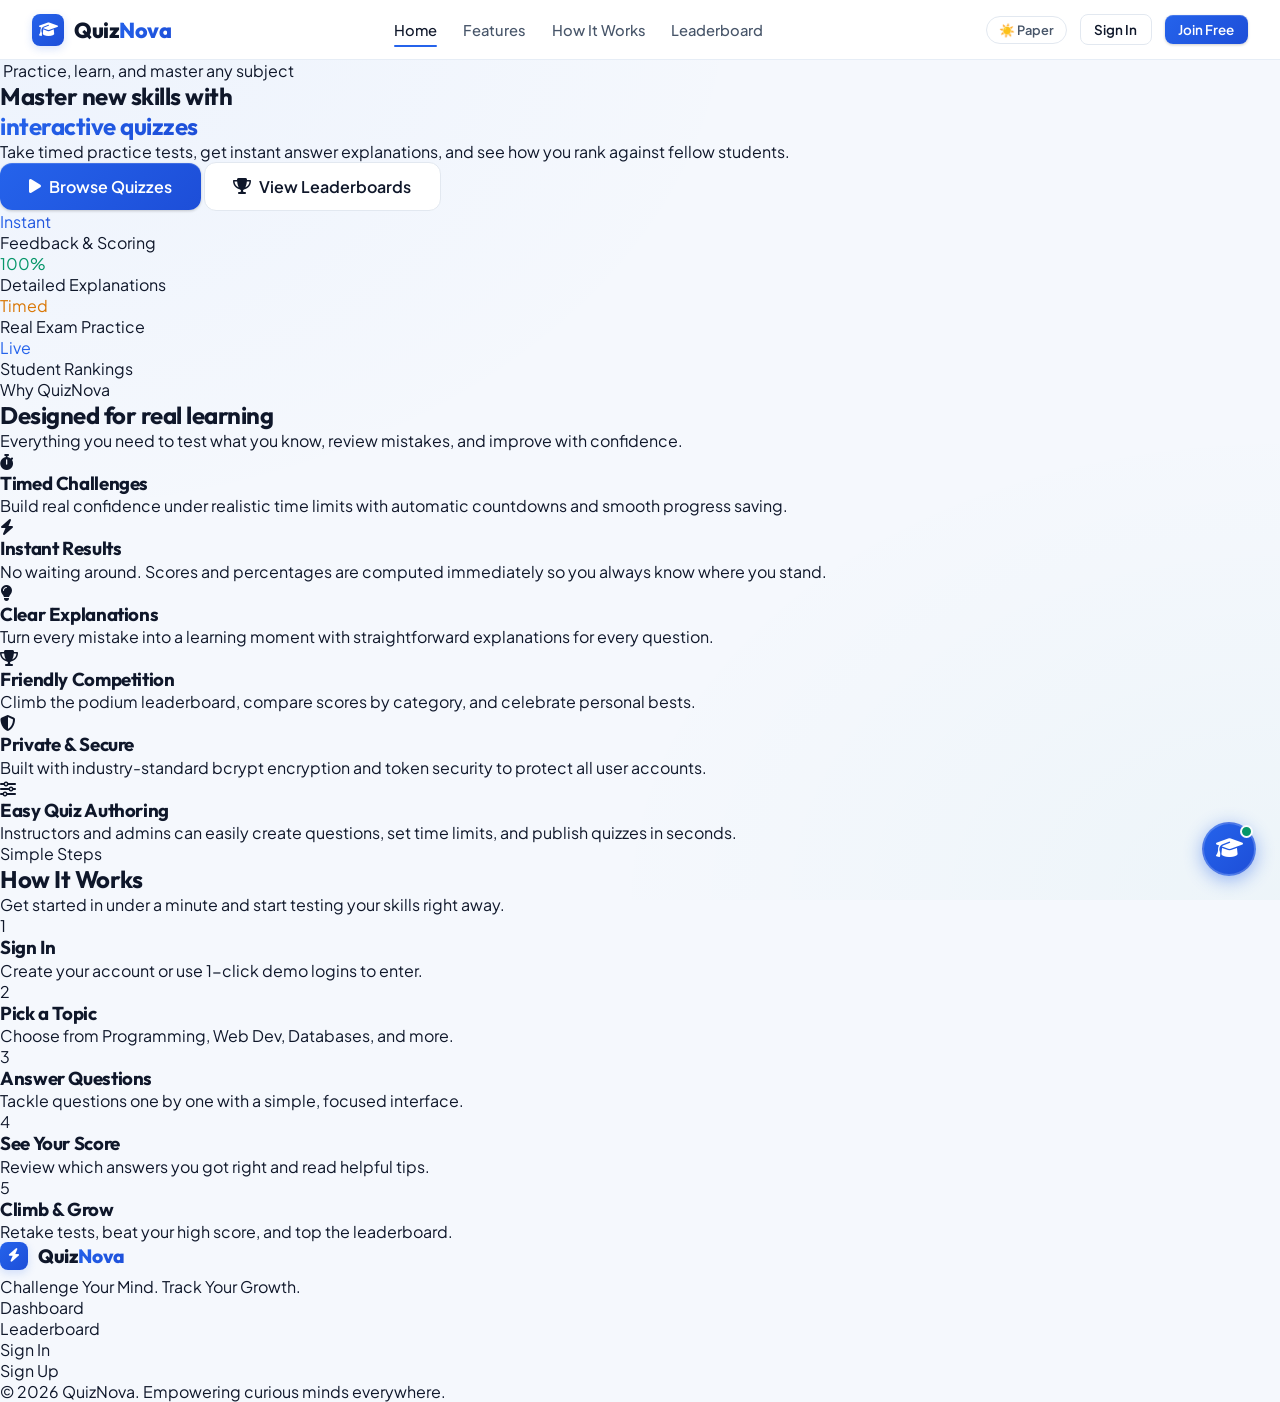
<file: static/index.html>
<!DOCTYPE html>
<html lang="en" data-theme="light">
<head>
  <meta charset="UTF-8">
  <meta name="viewport" content="width=device-width, initial-scale=1.0">
  <title>QuizNova – Online Quiz & Learning System</title>
  <meta name="description" content="Sharpen your skills with interactive timed quizzes, instant answers, and friendly leaderboards.">
  <link rel="stylesheet" href="https://cdnjs.cloudflare.com/ajax/libs/font-awesome/6.5.1/css/all.min.css">
  <link rel="stylesheet" href="/static/css/style.css">
</head>
<body>

  <!-- Navigation Bar -->
  <header>
    <nav class="navbar">
      <a href="/" class="nav-brand">
        <div class="brand-icon">
          <i class="fa-solid fa-graduation-cap"></i>
        </div>
        <span>Quiz<span class="gradient-text">Nova</span></span>
      </a>

      <ul class="nav-links">
        <li><a href="/" class="nav-link active">Home</a></li>
        <li><a href="#features" class="nav-link">Features</a></li>
        <li><a href="#how-it-works" class="nav-link">How It Works</a></li>
        <li><a href="/leaderboard.html" class="nav-link">Leaderboard</a></li>
      </ul>

      <div class="nav-auth" id="nav-auth-section">
        <!-- Rendered dynamically via app.js including Theme Switcher -->
      </div>
    </nav>
  </header>

  <!-- Hero Section -->
  <main>
    <section class="hero-section">
      <div class="hero-pill">
        <i class="fa-solid fa-sparkles"></i>
        <span>Practice, learn, and master any subject</span>
      </div>

      <h1 class="hero-title">
        Master new skills with<br>
        <span class="gradient-text">interactive quizzes</span>
      </h1>

      <p class="hero-subtitle">
        Take timed practice tests, get instant answer explanations, and see how you rank against fellow students.
      </p>

      <div class="hero-cta">
        <a href="/dashboard.html" class="btn btn-primary btn-lg">
          <i class="fa-solid fa-play"></i> Browse Quizzes
        </a>
        <a href="/leaderboard.html" class="btn btn-secondary btn-lg">
          <i class="fa-solid fa-trophy"></i> View Leaderboards
        </a>
      </div>

      <!-- Hero Statistics Cards -->
      <div class="hero-stats-grid">
        <div class="stat-metric-card">
          <div class="stat-number gradient-text">Instant</div>
          <div class="stat-label">Feedback & Scoring</div>
        </div>
        <div class="stat-metric-card">
          <div class="stat-number" style="color: var(--accent-emerald);">100%</div>
          <div class="stat-label">Detailed Explanations</div>
        </div>
        <div class="stat-metric-card">
          <div class="stat-number" style="color: var(--accent-amber);">Timed</div>
          <div class="stat-label">Real Exam Practice</div>
        </div>
        <div class="stat-metric-card">
          <div class="stat-number" style="color: var(--accent-primary);">Live</div>
          <div class="stat-label">Student Rankings</div>
        </div>
      </div>
    </section>

    <!-- Features Section -->
    <section class="features-section" id="features">
      <div class="section-header">
        <span class="section-tag">Why QuizNova</span>
        <h2 class="section-title">Designed for real learning</h2>
        <p class="section-subtitle">Everything you need to test what you know, review mistakes, and improve with confidence.</p>
      </div>

      <div class="features-grid">
        <div class="feature-box">
          <div class="feature-icon-wrapper">
            <i class="fa-solid fa-stopwatch"></i>
          </div>
          <h3 class="feature-heading">Timed Challenges</h3>
          <p class="feature-desc">Build real confidence under realistic time limits with automatic countdowns and smooth progress saving.</p>
        </div>

        <div class="feature-box">
          <div class="feature-icon-wrapper">
            <i class="fa-solid fa-bolt"></i>
          </div>
          <h3 class="feature-heading">Instant Results</h3>
          <p class="feature-desc">No waiting around. Scores and percentages are computed immediately so you always know where you stand.</p>
        </div>

        <div class="feature-box">
          <div class="feature-icon-wrapper">
            <i class="fa-solid fa-lightbulb"></i>
          </div>
          <h3 class="feature-heading">Clear Explanations</h3>
          <p class="feature-desc">Turn every mistake into a learning moment with straightforward explanations for every question.</p>
        </div>

        <div class="feature-box">
          <div class="feature-icon-wrapper">
            <i class="fa-solid fa-trophy"></i>
          </div>
          <h3 class="feature-heading">Friendly Competition</h3>
          <p class="feature-desc">Climb the podium leaderboard, compare scores by category, and celebrate personal bests.</p>
        </div>

        <div class="feature-box">
          <div class="feature-icon-wrapper">
            <i class="fa-solid fa-shield-halved"></i>
          </div>
          <h3 class="feature-heading">Private & Secure</h3>
          <p class="feature-desc">Built with industry-standard bcrypt encryption and token security to protect all user accounts.</p>
        </div>

        <div class="feature-box">
          <div class="feature-icon-wrapper">
            <i class="fa-solid fa-sliders"></i>
          </div>
          <h3 class="feature-heading">Easy Quiz Authoring</h3>
          <p class="feature-desc">Instructors and admins can easily create questions, set time limits, and publish quizzes in seconds.</p>
        </div>
      </div>
    </section>

    <!-- How It Works Section -->
    <section class="how-it-works-section" id="how-it-works">
      <div class="section-header">
        <span class="section-tag">Simple Steps</span>
        <h2 class="section-title">How It Works</h2>
        <p class="section-subtitle">Get started in under a minute and start testing your skills right away.</p>
      </div>

      <div class="steps-grid">
        <div class="step-card">
          <div class="step-badge">1</div>
          <h3 class="step-title">Sign In</h3>
          <p class="step-desc">Create your account or use 1-click demo logins to enter.</p>
        </div>

        <div class="step-card">
          <div class="step-badge">2</div>
          <h3 class="step-title">Pick a Topic</h3>
          <p class="step-desc">Choose from Programming, Web Dev, Databases, and more.</p>
        </div>

        <div class="step-card">
          <div class="step-badge">3</div>
          <h3 class="step-title">Answer Questions</h3>
          <p class="step-desc">Tackle questions one by one with a simple, focused interface.</p>
        </div>

        <div class="step-card">
          <div class="step-badge">4</div>
          <h3 class="step-title">See Your Score</h3>
          <p class="step-desc">Review which answers you got right and read helpful tips.</p>
        </div>

        <div class="step-card">
          <div class="step-badge">5</div>
          <h3 class="step-title">Climb & Grow</h3>
          <p class="step-desc">Retake tests, beat your high score, and top the leaderboard.</p>
        </div>
      </div>
    </section>
  </main>

  <!-- Footer -->
  <footer class="footer">
    <div class="footer-inner">
      <div class="footer-brand">
        <div class="nav-brand" style="font-size: 1.2rem;">
          <div class="brand-icon" style="width: 28px; height: 28px; font-size: 0.85rem;">
            <i class="fa-solid fa-bolt"></i>
          </div>
          <span>Quiz<span class="gradient-text">Nova</span></span>
        </div>
        <p class="footer-copy" style="margin-top: 6px;">Challenge Your Mind. Track Your Growth.</p>
      </div>

      <ul class="footer-links">
        <li><a href="/dashboard.html">Dashboard</a></li>
        <li><a href="/leaderboard.html">Leaderboard</a></li>
        <li><a href="/login.html">Sign In</a></li>
        <li><a href="/register.html">Sign Up</a></li>
      </ul>

      <div class="footer-copy">
        &copy; 2026 QuizNova. Empowering curious minds everywhere.
      </div>
    </div>
  </footer>

  <script src="/static/js/app.js"></script>
</body>
</html>
</file>
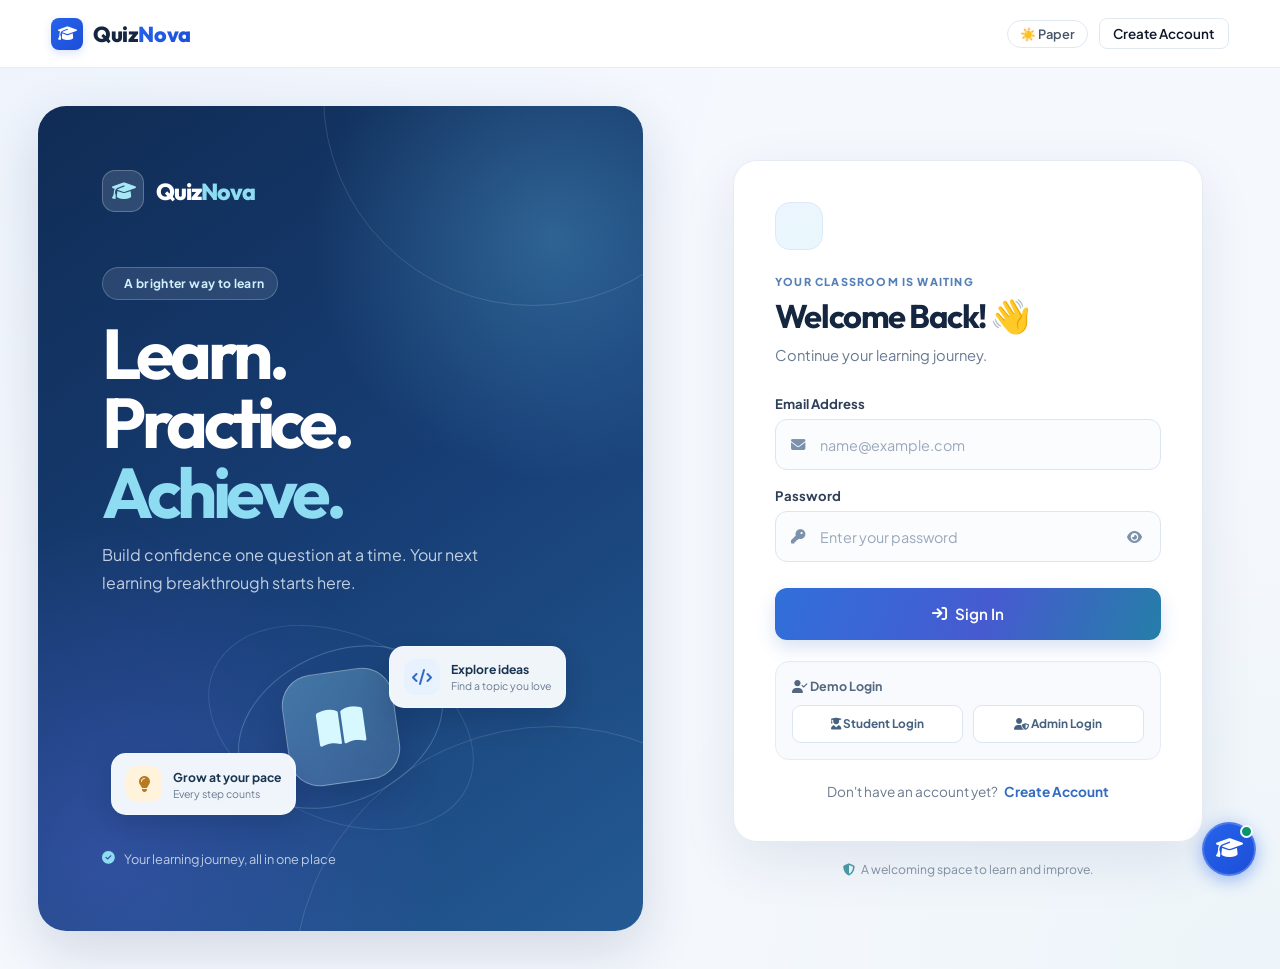
<file: static/login.html>
<!DOCTYPE html>
<html lang="en" data-theme="light">
<head>
  <meta charset="UTF-8">
  <meta name="viewport" content="width=device-width, initial-scale=1.0">
  <title>Sign In – QuizNova</title>
  <link rel="stylesheet" href="https://cdnjs.cloudflare.com/ajax/libs/font-awesome/6.5.1/css/all.min.css">
  <link rel="stylesheet" href="/static/css/style.css">
</head>
<body class="auth-page auth-login-page">

  <!-- Navigation Bar -->
  <header>
    <nav class="navbar">
      <a href="/" class="nav-brand">
        <div class="brand-icon">
          <i class="fa-solid fa-graduation-cap"></i>
        </div>
        <span>Quiz<span class="gradient-text">Nova</span></span>
      </a>
      <div style="display: flex; align-items: center; gap: 0.8rem;">
        <button class="theme-toggle-btn" onclick="ThemeManager.cycleTheme()" title="Switch Theme">
          <span id="theme-toggle-label">🌙 Navy</span>
        </button>
        <a href="/register.html" class="btn btn-secondary btn-sm">Create Account</a>
      </div>
    </nav>
  </header>

  <!-- Login Container -->
  <main class="auth-container auth-split-layout">
    <aside class="auth-showcase" aria-label="Welcome to QuizNova">
      <div class="auth-showcase-content">
        <a href="/" class="auth-showcase-brand">
          <span class="auth-showcase-brand-icon"><i class="fa-solid fa-graduation-cap"></i></span>
          <span>Quiz<span>Nova</span></span>
        </a>
        <div class="auth-showcase-copy">
          <span class="auth-eyebrow"><i class="fa-solid fa-sparkles"></i> A brighter way to learn</span>
          <h2>Learn.<br>Practice.<br><span>Achieve.</span></h2>
          <p>Build confidence one question at a time. Your next learning breakthrough starts here.</p>
        </div>
        <div class="auth-learning-visual" aria-hidden="true">
          <div class="auth-visual-orbit auth-visual-orbit-one"></div>
          <div class="auth-visual-orbit auth-visual-orbit-two"></div>
          <div class="auth-visual-book"><i class="fa-solid fa-book-open"></i></div>
          <div class="auth-visual-note auth-visual-note-top">
            <span class="auth-visual-note-icon"><i class="fa-solid fa-code"></i></span>
            <span><strong>Explore ideas</strong><small>Find a topic you love</small></span>
          </div>
          <div class="auth-visual-note auth-visual-note-bottom">
            <span class="auth-visual-note-icon auth-visual-note-icon-warm"><i class="fa-solid fa-lightbulb"></i></span>
            <span><strong>Grow at your pace</strong><small>Every step counts</small></span>
          </div>
        </div>
        <div class="auth-showcase-footer"><i class="fa-solid fa-circle-check"></i> Your learning journey, all in one place</div>
      </div>
    </aside>

    <section class="auth-form-side" aria-labelledby="auth-heading">
    <div class="auth-card">
      <div class="auth-header">
        <span class="auth-card-icon"><i class="fa-solid fa-hand-wave"></i></span>
        <span class="auth-card-kicker">YOUR CLASSROOM IS WAITING</span>
        <h1 id="auth-heading">Welcome Back! 👋</h1>
        <p>Continue your learning journey.</p>
      </div>

      <form id="login-form">
        <div class="form-group">
          <label class="form-label" for="login-email">Email Address</label>
          <div class="form-input-wrapper">
            <i class="fa-solid fa-envelope input-icon"></i>
            <input type="email" id="login-email" class="form-input" placeholder="name@example.com" required autocomplete="email">
          </div>
        </div>

        <div class="form-group">
          <div class="form-label">
            <label for="login-password">Password</label>
          </div>
          <div class="form-input-wrapper">
            <i class="fa-solid fa-key input-icon"></i>
            <input type="password" id="login-password" class="form-input" placeholder="Enter your password" required autocomplete="current-password">
            <button type="button" class="password-toggle-btn" data-target="login-password" aria-label="Toggle password visibility">
              <i class="fa-solid fa-eye"></i>
            </button>
          </div>
        </div>

        <button type="submit" class="btn btn-primary auth-submit-btn">
          <i class="fa-solid fa-arrow-right-to-bracket"></i> Sign In
        </button>
      </form>

      <!-- Demo Login -->
      <div class="demo-account-box">
        <div class="demo-account-title">
          <i class="fa-solid fa-user-check"></i>
          <span>Demo Login</span>
        </div>
        <div class="demo-btn-group">
          <button type="button" id="demo-student-login" class="btn-demo" onclick="fillDemoStudent()">
            <i class="fa-solid fa-user-graduate"></i> Student Login
          </button>
          <button type="button" id="demo-admin-login" class="btn-demo" onclick="fillDemoAdmin()">
            <i class="fa-solid fa-user-shield"></i> Admin Login
          </button>
        </div>
      </div>

      <div class="auth-switch-link">
        Don't have an account yet?
        <a href="/register.html">Create Account</a>
      </div>
    </div>
    <p class="auth-form-footnote"><i class="fa-solid fa-shield-halved"></i> A welcoming space to learn and improve.</p>
    </section>
  </main>

  <script src="/static/js/app.js"></script>
  <script src="/static/js/auth.js?v=20261004"></script>
</body>
</html>
</file>
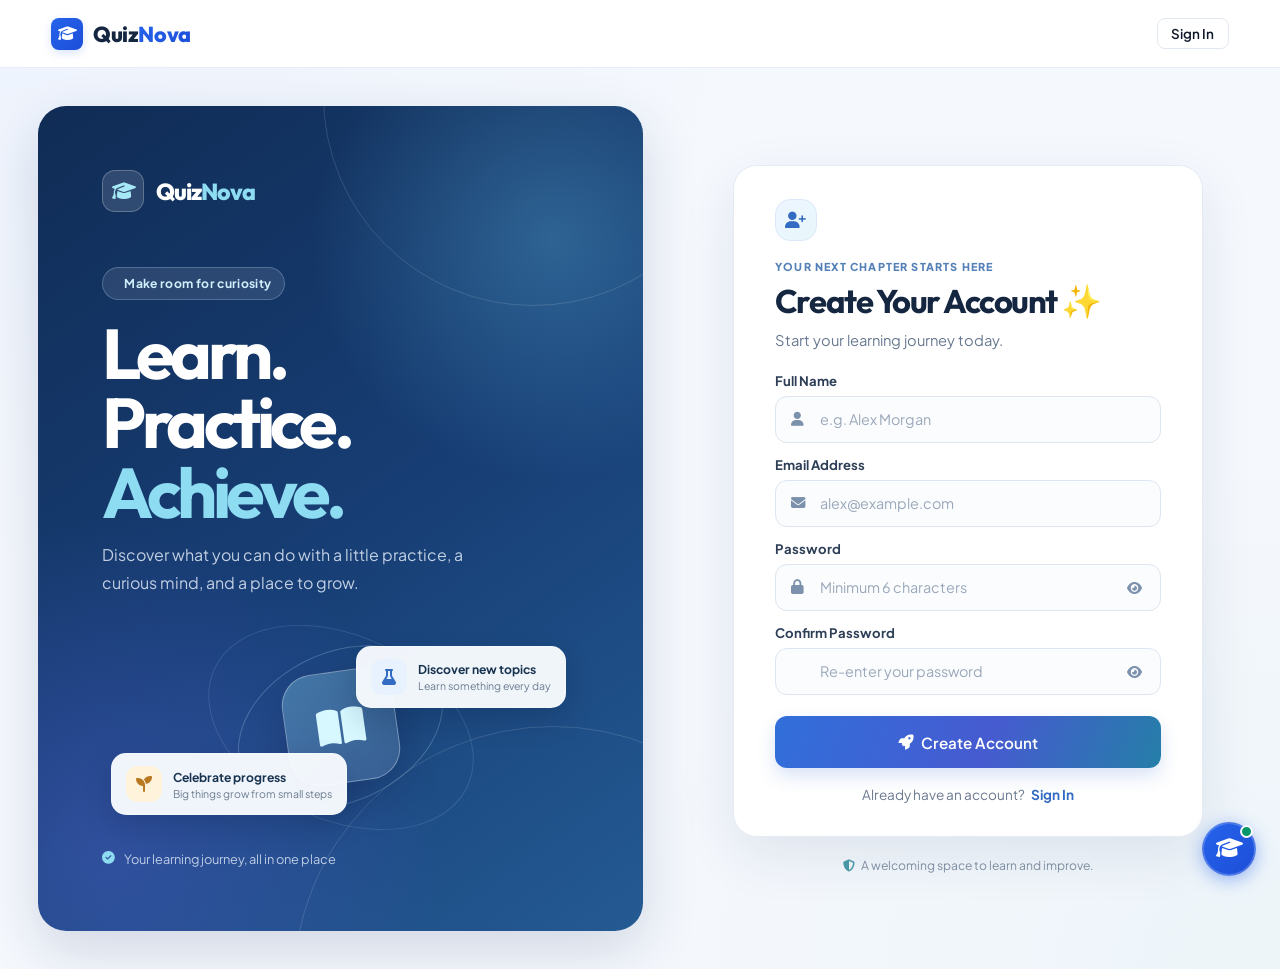
<file: static/register.html>
<!DOCTYPE html>
<html lang="en" data-theme="light">
<head>
  <meta charset="UTF-8">
  <meta name="viewport" content="width=device-width, initial-scale=1.0">
  <title>Create Account – QuizNova</title>
  <link rel="stylesheet" href="https://cdnjs.cloudflare.com/ajax/libs/font-awesome/6.5.1/css/all.min.css">
  <link rel="stylesheet" href="/static/css/style.css">
</head>
<body class="auth-page auth-register-page">

  <!-- Minimal Nav -->
  <header>
    <nav class="navbar">
      <a href="/" class="nav-brand">
        <div class="brand-icon">
          <i class="fa-solid fa-graduation-cap"></i>
        </div>
        <span>Quiz<span class="gradient-text">Nova</span></span>
      </a>
      <div>
        <a href="/login.html" class="btn btn-secondary btn-sm">Sign In</a>
      </div>
    </nav>
  </header>

  <!-- Register Container -->
  <main class="auth-container auth-split-layout">
    <aside class="auth-showcase" aria-label="Start learning with QuizNova">
      <div class="auth-showcase-content">
        <a href="/" class="auth-showcase-brand">
          <span class="auth-showcase-brand-icon"><i class="fa-solid fa-graduation-cap"></i></span>
          <span>Quiz<span>Nova</span></span>
        </a>
        <div class="auth-showcase-copy">
          <span class="auth-eyebrow"><i class="fa-solid fa-sparkles"></i> Make room for curiosity</span>
          <h2>Learn.<br>Practice.<br><span>Achieve.</span></h2>
          <p>Discover what you can do with a little practice, a curious mind, and a place to grow.</p>
        </div>
        <div class="auth-learning-visual" aria-hidden="true">
          <div class="auth-visual-orbit auth-visual-orbit-one"></div>
          <div class="auth-visual-orbit auth-visual-orbit-two"></div>
          <div class="auth-visual-book"><i class="fa-solid fa-book-open"></i></div>
          <div class="auth-visual-note auth-visual-note-top">
            <span class="auth-visual-note-icon"><i class="fa-solid fa-flask"></i></span>
            <span><strong>Discover new topics</strong><small>Learn something every day</small></span>
          </div>
          <div class="auth-visual-note auth-visual-note-bottom">
            <span class="auth-visual-note-icon auth-visual-note-icon-warm"><i class="fa-solid fa-seedling"></i></span>
            <span><strong>Celebrate progress</strong><small>Big things grow from small steps</small></span>
          </div>
        </div>
        <div class="auth-showcase-footer"><i class="fa-solid fa-circle-check"></i> Your learning journey, all in one place</div>
      </div>
    </aside>

    <section class="auth-form-side" aria-labelledby="auth-heading">
    <div class="auth-card">
      <div class="auth-header">
        <span class="auth-card-icon"><i class="fa-solid fa-user-plus"></i></span>
        <span class="auth-card-kicker">YOUR NEXT CHAPTER STARTS HERE</span>
        <h1 id="auth-heading">Create Your Account ✨</h1>
        <p>Start your learning journey today.</p>
      </div>

      <form id="register-form">
        <div class="form-group">
          <label class="form-label" for="reg-name">Full Name</label>
          <div class="form-input-wrapper">
            <i class="fa-solid fa-user input-icon"></i>
            <input type="text" id="reg-name" class="form-input" placeholder="e.g. Alex Morgan" required autocomplete="name">
          </div>
        </div>

        <div class="form-group">
          <label class="form-label" for="reg-email">Email Address</label>
          <div class="form-input-wrapper">
            <i class="fa-solid fa-envelope input-icon"></i>
            <input type="email" id="reg-email" class="form-input" placeholder="alex@example.com" required autocomplete="email">
          </div>
        </div>

        <div class="form-group">
          <label class="form-label" for="reg-password">Password</label>
          <div class="form-input-wrapper">
            <i class="fa-solid fa-lock input-icon"></i>
            <input type="password" id="reg-password" class="form-input" placeholder="Minimum 6 characters" required autocomplete="new-password">
            <button type="button" class="password-toggle-btn" data-target="reg-password" aria-label="Toggle password visibility">
              <i class="fa-solid fa-eye"></i>
            </button>
          </div>
        </div>

        <div class="form-group">
          <label class="form-label" for="reg-confirm-password">Confirm Password</label>
          <div class="form-input-wrapper">
            <i class="fa-solid fa-shield-check input-icon"></i>
            <input type="password" id="reg-confirm-password" class="form-input" placeholder="Re-enter your password" required autocomplete="new-password">
            <button type="button" class="password-toggle-btn" data-target="reg-confirm-password" aria-label="Toggle password visibility">
              <i class="fa-solid fa-eye"></i>
            </button>
          </div>
        </div>

        <input type="hidden" id="reg-role" value="STUDENT">

        <button type="submit" class="btn btn-primary auth-submit-btn">
          <i class="fa-solid fa-rocket"></i> Create Account
        </button>
      </form>

      <div class="auth-switch-link">
        Already have an account?
        <a href="/login.html">Sign In</a>
      </div>
    </div>
    <p class="auth-form-footnote"><i class="fa-solid fa-shield-halved"></i> A welcoming space to learn and improve.</p>
    </section>
  </main>

  <script src="/static/js/app.js"></script>
  <script src="/static/js/auth.js"></script>
</body>
</html>
</file>
<file: static/css/style.css>
/* ===================================================================
   QUIZNOVA – MODERN EDUCATIONAL LEARNING PLATFORM
   Aesthetics: Welcoming Educational Navy, Tactile Course Cards,
   Real Student Progress, Floating AI Assistant, Responsive
   =================================================================== */

@import url('https://fonts.googleapis.com/css2?family=Plus+Jakarta+Sans:wght@400;500;600;700;800&family=Outfit:wght@400;500;600;700;800&display=swap');

/* ===================================================================
   COLOR SYSTEM & THEMES
   =================================================================== */
:root, [data-theme="navy"], [data-theme="slate"] {
  /* Educational Deep Navy Theme (Warm, Brighter, Trustworthy) */
  --bg-dark: #0e172a;           /* Deep educational slate navy */
  --bg-deep: #131e36;           /* Softer navy for sidebar/headers */
  --bg-card: #182542;           /* Educational surface */
  --bg-card-hover: #1e2e52;     /* Subtle hover depth */
  --bg-card-solid: #182542;
  --bg-input: #111b32;
  --border-glass: rgba(148, 163, 184, 0.16);
  --border-glass-light: rgba(148, 163, 184, 0.1);
  --border-glass-hover: rgba(59, 130, 246, 0.45);

  --accent-primary: #3b82f6;    /* Royal Educational Blue */
  --accent-primary-hover: #2563eb;
  --accent-indigo: #6366f1;     /* Deep Indigo */
  --accent-teal: #0d9488;       /* Soft Teal */
  --accent-cyan: #0284c7;       /* Soft Cyan */
  --accent-purple: #8b5cf6;     /* Purple */
  --accent-amber: #f59e0b;      /* Achievement & Streak Amber */
  --accent-emerald: #10b981;    /* Mastery Emerald */
  --accent-rose: #f43f5e;       /* Friendly Alert Coral */

  --grad-primary: linear-gradient(135deg, #3b82f6 0%, #2563eb 50%, #4f46e5 100%);
  --grad-btn: linear-gradient(135deg, #2563eb 0%, #1d4ed8 100%);
  --grad-btn-hover: linear-gradient(135deg, #3b82f6 0%, #2563eb 100%);
  --grad-gold: linear-gradient(135deg, #f59e0b 0%, #fbbf24 100%);
  --grad-silver: linear-gradient(135deg, #94a3b8 0%, #cbd5e1 100%);
  --grad-bronze: linear-gradient(135deg, #b45309 0%, #d97706 100%);

  --text-main: #f8fafc;
  --text-muted: #94a3b8;
  --text-sub: #64748b;

  --shadow-card: 0 4px 18px -2px rgba(0, 0, 0, 0.3), inset 0 1px 0 rgba(255, 255, 255, 0.05);
  --shadow-elevated: 0 14px 34px -4px rgba(0, 0, 0, 0.45);
  --nav-bg: rgba(14, 23, 42, 0.92);
}

[data-theme="light"] {
  /* Crisp Educational Campus Mode (Paper, High-Contrast, Approachable) */
  --bg-dark: #f8fafc;
  --bg-deep: #f1f5f9;
  --bg-card: #ffffff;
  --bg-card-hover: #f8fafc;
  --bg-card-solid: #ffffff;
  --bg-input: #ffffff;
  --border-glass: #e2e8f0;
  --border-glass-light: #e2e8f0;
  --border-glass-hover: #cbd5e1;

  --accent-primary: #2563eb;
  --accent-primary-hover: #1d4ed8;
  --accent-indigo: #4f46e5;
  --accent-teal: #0f766e;
  --accent-cyan: #0284c7;
  --accent-purple: #7c3aed;
  --accent-amber: #d97706;
  --accent-emerald: #059669;
  --accent-rose: #e11d48;

  --grad-primary: linear-gradient(135deg, #2563eb 0%, #1d4ed8 100%);
  --grad-btn: linear-gradient(135deg, #2563eb 0%, #1d4ed8 100%);
  --grad-btn-hover: linear-gradient(135deg, #1d4ed8 0%, #1e40af 100%);
  --grad-gold: linear-gradient(135deg, #d97706 0%, #f59e0b 100%);
  --grad-silver: linear-gradient(135deg, #64748b 0%, #94a3b8 100%);
  --grad-bronze: linear-gradient(135deg, #92400e 0%, #b45309 100%);

  --text-main: #0f172a;
  --text-muted: #475569;
  --text-sub: #64748b;

  --shadow-card: 0 1px 4px rgba(15, 23, 42, 0.05), 0 4px 14px rgba(15, 23, 42, 0.03);
  --shadow-elevated: 0 12px 28px -3px rgba(15, 23, 42, 0.09);
  --nav-bg: rgba(255, 255, 255, 0.95);
}

:root {
  --font-heading: 'Outfit', sans-serif;
  --font-body: 'Plus Jakarta Sans', -apple-system, BlinkMacSystemFont, 'Segoe UI', Roboto, sans-serif;
  --radius-sm: 8px;
  --radius-md: 12px;
  --radius-lg: 16px;
  --radius-full: 9999px;
  --transition: all 0.2s cubic-bezier(0.16, 1, 0.3, 1);
}

/* ===================================================================
   RESET & BASE
   =================================================================== */
*, *::before, *::after {
  box-sizing: border-box;
  margin: 0;
  padding: 0;
}

html {
  font-size: 16px;
  scroll-behavior: smooth;
}

body {
  font-family: var(--font-body);
  background-color: var(--bg-dark);
  color: var(--text-main);
  min-height: 100vh;
  display: flex;
  flex-direction: column;
  overflow-x: hidden;
  transition: background-color 0.25s ease, color 0.25s ease;
  background-image:
    radial-gradient(at 0% 0%, rgba(59, 130, 246, 0.06) 0px, transparent 50%),
    radial-gradient(at 100% 100%, rgba(13, 148, 136, 0.05) 0px, transparent 50%);
  background-attachment: fixed;
}

a {
  color: inherit;
  text-decoration: none;
  transition: var(--transition);
}

button {
  font-family: inherit;
  cursor: pointer;
  border: none;
  outline: none;
  background: none;
  transition: var(--transition);
}

input, select, textarea {
  font-family: inherit;
  color: var(--text-main);
  outline: none;
}

/* Scrollbar */
::-webkit-scrollbar {
  width: 7px;
  height: 7px;
}
::-webkit-scrollbar-track {
  background: var(--bg-dark);
}
::-webkit-scrollbar-thumb {
  background: rgba(148, 163, 184, 0.25);
  border-radius: var(--radius-full);
}
::-webkit-scrollbar-thumb:hover {
  background: rgba(148, 163, 184, 0.5);
}

/* ===================================================================
   TYPOGRAPHY
   =================================================================== */
h1, h2, h3, h4, h5, h6 {
  font-family: var(--font-heading);
  font-weight: 700;
  letter-spacing: -0.02em;
  line-height: 1.25;
  color: var(--text-main);
}

.gradient-text {
  background: var(--grad-primary);
  -webkit-background-clip: text;
  -webkit-text-fill-color: transparent;
  display: inline-block;
}

/* Badges */
.badge {
  display: inline-flex;
  align-items: center;
  gap: 5px;
  padding: 3px 9px;
  border-radius: var(--radius-full);
  font-size: 0.72rem;
  font-weight: 600;
  letter-spacing: 0.02em;
}

.badge-blue {
  background: rgba(59, 130, 246, 0.12);
  color: #3b82f6;
  border: 1px solid rgba(59, 130, 246, 0.25);
}

.badge-purple {
  background: rgba(139, 92, 246, 0.12);
  color: #8b5cf6;
  border: 1px solid rgba(139, 92, 246, 0.25);
}

.badge-teal {
  background: rgba(13, 148, 136, 0.12);
  color: #14b8a6;
  border: 1px solid rgba(13, 148, 136, 0.25);
}

.badge-green {
  background: rgba(16, 185, 129, 0.12);
  color: #10b981;
  border: 1px solid rgba(16, 185, 129, 0.25);
}

.badge-amber {
  background: rgba(245, 158, 11, 0.12);
  color: #f59e0b;
  border: 1px solid rgba(245, 158, 11, 0.25);
}

.badge-red {
  background: rgba(244, 63, 94, 0.12);
  color: #f43f5e;
  border: 1px solid rgba(244, 63, 94, 0.25);
}

.badge-gray {
  background: rgba(148, 163, 184, 0.12);
  color: var(--text-muted);
  border: 1px solid var(--border-glass);
}

.badge-indigo {
  background: rgba(99, 102, 241, 0.12);
  color: #6366f1;
  border: 1px solid rgba(99, 102, 241, 0.25);
}

.badge-cyan {
  background: rgba(2, 132, 199, 0.12);
  color: #0284c7;
  border: 1px solid rgba(2, 132, 199, 0.25);
}

/* ===================================================================
   CARDS & CONTAINERS
   =================================================================== */
.glass-panel {
  background: var(--bg-card);
  border: 1px solid var(--border-glass);
  border-radius: var(--radius-lg);
  box-shadow: var(--shadow-card);
  position: relative;
  transition: var(--transition);
}

.glass-panel:hover {
  border-color: var(--border-glass-hover);
}

.glass-card {
  background: var(--bg-card);
  border: 1px solid var(--border-glass-light);
  border-radius: var(--radius-md);
  padding: 1.4rem;
  box-shadow: var(--shadow-card);
  transition: var(--transition);
}

.glass-card:hover {
  transform: translateY(-2px);
  border-color: var(--border-glass-hover);
  background: var(--bg-card-hover);
  box-shadow: var(--shadow-elevated);
}

/* ===================================================================
   BUTTONS
   =================================================================== */
.btn {
  display: inline-flex;
  align-items: center;
  justify-content: center;
  gap: 8px;
  padding: 0.62rem 1.25rem;
  border-radius: var(--radius-sm);
  font-weight: 600;
  font-size: 0.92rem;
  transition: var(--transition);
  position: relative;
  user-select: none;
}

.btn-primary {
  background: var(--grad-btn);
  color: #ffffff;
  box-shadow: 0 1px 3px rgba(0, 0, 0, 0.2), inset 0 1px 0 rgba(255, 255, 255, 0.15);
}

.btn-primary:hover {
  background: var(--grad-btn-hover);
  transform: translateY(-1px);
  box-shadow: 0 4px 14px rgba(37, 99, 235, 0.35);
}

.btn-primary:active {
  transform: translateY(1px);
}

.btn-secondary {
  background: var(--bg-card);
  color: var(--text-main);
  border: 1px solid var(--border-glass);
}

.btn-secondary:hover {
  background: var(--bg-card-hover);
  border-color: var(--border-glass-hover);
  color: var(--text-main);
  transform: translateY(-1px);
}

.btn-secondary:active {
  transform: translateY(1px);
}

.btn-cyan {
  background: linear-gradient(135deg, #0284c7 0%, #0369a1 100%);
  color: #ffffff;
}

.btn-cyan:hover {
  transform: translateY(-1px);
  box-shadow: 0 4px 14px rgba(2, 132, 199, 0.35);
}

.btn-danger {
  background: rgba(244, 63, 94, 0.12);
  color: #f43f5e;
  border: 1px solid rgba(244, 63, 94, 0.3);
}

.btn-danger:hover {
  background: #f43f5e;
  color: #ffffff;
  transform: translateY(-1px);
}

.btn-outline-danger {
  border: 1px solid rgba(244, 63, 94, 0.3);
  color: #f43f5e;
}

.btn-outline-danger:hover {
  background: rgba(244, 63, 94, 0.15);
}

.btn-sm {
  padding: 0.38rem 0.85rem;
  font-size: 0.84rem;
}

.btn-lg {
  padding: 0.8rem 1.8rem;
  font-size: 1rem;
  border-radius: var(--radius-md);
}

.btn-icon {
  width: 36px;
  height: 36px;
  padding: 0;
  display: inline-flex;
  align-items: center;
  justify-content: center;
  border-radius: var(--radius-sm);
  background: var(--bg-card);
  border: 1px solid var(--border-glass-light);
  color: var(--text-muted);
}

.btn-icon:hover {
  color: var(--text-main);
  background: var(--bg-card-hover);
  border-color: var(--border-glass-hover);
}

/* Theme Switcher Toggle */
.theme-toggle-btn {
  display: inline-flex;
  align-items: center;
  gap: 7px;
  padding: 5px 12px;
  background: var(--bg-card);
  border: 1px solid var(--border-glass);
  border-radius: var(--radius-full);
  color: var(--text-muted);
  font-size: 0.8rem;
  font-weight: 600;
  transition: var(--transition);
}

.theme-toggle-btn:hover {
  color: var(--text-main);
  border-color: var(--accent-primary);
}

/* ===================================================================
   NAVIGATION BAR
   =================================================================== */
.navbar {
  position: sticky;
  top: 0;
  z-index: 100;
  background: var(--nav-bg);
  backdrop-filter: blur(12px);
  -webkit-backdrop-filter: blur(12px);
  border-bottom: 1px solid var(--border-glass-light);
  padding: 0.85rem 2rem;
  display: flex;
  align-items: center;
  justify-content: space-between;
}

.nav-brand {
  display: flex;
  align-items: center;
  gap: 10px;
  font-family: var(--font-heading);
  font-size: 1.35rem;
  font-weight: 800;
  letter-spacing: -0.02em;
}

.brand-icon {
  width: 32px;
  height: 32px;
  background: var(--grad-primary);
  border-radius: 8px;
  display: flex;
  align-items: center;
  justify-content: center;
  color: #ffffff;
  font-size: 0.95rem;
  box-shadow: 0 2px 8px rgba(37, 99, 235, 0.3);
}

.nav-links {
  display: flex;
  align-items: center;
  gap: 1.6rem;
  list-style: none;
}

.nav-link {
  font-size: 0.92rem;
  font-weight: 500;
  color: var(--text-muted);
  position: relative;
  padding: 4px 0;
}

.nav-link:hover, .nav-link.active {
  color: var(--text-main);
}

.nav-link.active::after {
  content: '';
  position: absolute;
  bottom: -4px;
  left: 0;
  width: 100%;
  height: 2px;
  background: var(--accent-primary);
  border-radius: 2px;
}

.nav-auth {
  display: flex;
  align-items: center;
  gap: 0.8rem;
}

.nav-user-dropdown {
  position: relative;
  display: inline-block;
}

.user-badge-btn {
  display: flex;
  align-items: center;
  gap: 9px;
  padding: 5px 12px;
  background: var(--bg-card);
  border: 1px solid var(--border-glass);
  border-radius: var(--radius-full);
  color: var(--text-main);
  font-size: 0.88rem;
  font-weight: 600;
}

.user-badge-btn:hover {
  background: var(--bg-card-hover);
  border-color: var(--accent-primary);
}

.user-avatar-circle {
  width: 26px;
  height: 26px;
  border-radius: 50%;
  background: var(--grad-primary);
  display: flex;
  align-items: center;
  justify-content: center;
  font-size: 0.75rem;
  font-weight: 700;
  color: #fff;
}

.dropdown-menu {
  position: absolute;
  top: calc(100% + 8px);
  right: 0;
  background: var(--bg-card-solid);
  border: 1px solid var(--border-glass);
  border-radius: var(--radius-md);
  box-shadow: var(--shadow-elevated);
  padding: 6px;
  min-width: 190px;
  display: none;
  flex-direction: column;
  gap: 3px;
  z-index: 110;
}

.dropdown-menu.show {
  display: flex;
  animation: fadeIn 0.15s ease;
}

.dropdown-item {
  display: flex;
  align-items: center;
  gap: 9px;
  padding: 7px 11px;
  font-size: 0.85rem;
  color: var(--text-muted);
  border-radius: var(--radius-sm);
}

.dropdown-item:hover {
  background: var(--bg-card-hover);
  color: var(--text-main);
}

/* ===================================================================
   DASHBOARD & SIDEBAR (EDUCATIONAL ACADEMY LAYOUT)
   =================================================================== */
.dashboard-layout {
  display: flex;
  min-height: calc(100vh - 65px);
  width: 100%;
}

.sidebar {
  width: 260px;
  background: var(--bg-deep);
  border-right: 1px solid var(--border-glass-light);
  padding: 1.4rem 0.9rem;
  display: flex;
  flex-direction: column;
  justify-content: space-between;
  flex-shrink: 0;
}

.sidebar-menu {
  list-style: none;
  display: flex;
  flex-direction: column;
  gap: 4px;
}

.sidebar-label {
  font-size: 0.72rem;
  font-weight: 700;
  text-transform: uppercase;
  color: var(--text-sub);
  letter-spacing: 0.06em;
  padding: 8px 12px 4px;
}

.sidebar-item {
  display: flex;
  align-items: center;
  gap: 11px;
  padding: 0.65rem 0.9rem;
  border-radius: var(--radius-sm);
  font-size: 0.88rem;
  font-weight: 600;
  color: var(--text-muted);
  transition: var(--transition);
}

.sidebar-item i {
  font-size: 1.05rem;
  width: 20px;
  text-align: center;
}

.sidebar-item:hover {
  color: var(--text-main);
  background: var(--bg-card);
}

.sidebar-item.active {
  color: #ffffff;
  background: var(--accent-primary);
}

/* Weekly Goal Box in Sidebar */
.sidebar-goal-box {
  background: var(--bg-card);
  border: 1px solid var(--border-glass);
  border-radius: var(--radius-md);
  padding: 0.95rem;
  margin-top: 1.5rem;
  box-shadow: var(--shadow-card);
}

.sidebar-goal-title {
  display: flex;
  align-items: center;
  gap: 7px;
  font-size: 0.8rem;
  font-weight: 700;
  color: var(--accent-amber);
  margin-bottom: 5px;
}

.sidebar-goal-desc {
  font-size: 0.78rem;
  color: var(--text-muted);
  margin-bottom: 8px;
  line-height: 1.35;
}

.goal-progress-bar {
  width: 100%;
  height: 6px;
  background: rgba(148, 163, 184, 0.15);
  border-radius: var(--radius-full);
  overflow: hidden;
  margin-bottom: 5px;
}

.goal-progress-fill {
  height: 100%;
  background: var(--accent-amber);
  width: 0%;
  transition: width 0.4s ease;
}

.goal-meta-text {
  font-size: 0.72rem;
  color: var(--text-sub);
  display: flex;
  justify-content: space-between;
}

.sidebar-user-footer {
  padding: 0.9rem;
  border-top: 1px solid var(--border-glass-light);
  display: flex;
  align-items: center;
  justify-content: space-between;
}

.dashboard-content {
  flex: 1;
  padding: 2rem 2.4rem;
  overflow-y: auto;
  max-width: 1350px;
  width: 100%;
}

/* Dashboard Welcome Header */
.dash-header {
  display: flex;
  justify-content: space-between;
  align-items: center;
  margin-bottom: 1.8rem;
  flex-wrap: wrap;
  gap: 1rem;
}

.dash-title-group h1 {
  font-size: 2rem;
  margin-bottom: 0.25rem;
}

.dash-title-group p {
  color: var(--text-muted);
  font-size: 0.95rem;
}

.motivation-banner {
  display: inline-flex;
  align-items: center;
  gap: 8px;
  padding: 6px 14px;
  background: rgba(245, 158, 11, 0.1);
  border: 1px solid rgba(245, 158, 11, 0.25);
  border-radius: var(--radius-full);
  font-size: 0.82rem;
  color: var(--accent-amber);
  font-weight: 600;
  margin-top: 6px;
}

/* ===================================================================
   CONTINUE LEARNING BANNER CARD
   =================================================================== */
.continue-learning-section {
  margin-bottom: 2rem;
}

.continue-card {
  background: var(--bg-card);
  border: 1px solid var(--border-glass);
  border-left: 4px solid var(--accent-primary);
  border-radius: var(--radius-md);
  padding: 1.35rem 1.6rem;
  display: flex;
  align-items: center;
  justify-content: space-between;
  flex-wrap: wrap;
  gap: 1.2rem;
  box-shadow: var(--shadow-card);
  transition: var(--transition);
}

.continue-card:hover {
  border-color: var(--border-glass-hover);
  background: var(--bg-card-hover);
}

.continue-card-info h3 {
  font-size: 1.25rem;
  margin-bottom: 4px;
}

.continue-meta {
  display: flex;
  align-items: center;
  gap: 12px;
  font-size: 0.85rem;
  color: var(--text-muted);
  flex-wrap: wrap;
}

/* ===================================================================
   LEARNING PROGRESS AREA & ACTIVITY BARS
   =================================================================== */
.learning-progress-section {
  margin-bottom: 2.2rem;
}

.learning-progress-grid {
  display: grid;
  grid-template-columns: 2.2fr 1fr;
  gap: 1.3rem;
  align-items: stretch;
}

.progress-stats-col {
  display: grid;
  grid-template-columns: repeat(4, 1fr);
  gap: 1rem;
}

.metric-card {
  background: var(--bg-card);
  border: 1px solid var(--border-glass-light);
  border-radius: var(--radius-md);
  padding: 1.2rem 1rem;
  display: flex;
  align-items: center;
  gap: 0.9rem;
  box-shadow: var(--shadow-card);
  transition: var(--transition);
}

.metric-card:hover {
  transform: translateY(-2px);
  border-color: var(--border-glass-hover);
}

.metric-icon-box {
  width: 44px;
  height: 44px;
  border-radius: var(--radius-sm);
  display: flex;
  align-items: center;
  justify-content: center;
  font-size: 1.25rem;
  flex-shrink: 0;
}

.icon-blue {
  background: rgba(59, 130, 246, 0.12);
  color: #3b82f6;
}

.icon-emerald {
  background: rgba(16, 185, 129, 0.12);
  color: #10b981;
}

.icon-amber {
  background: rgba(245, 158, 11, 0.12);
  color: #f59e0b;
}

.icon-purple {
  background: rgba(139, 92, 246, 0.12);
  color: #8b5cf6;
}

.metric-details {
  display: flex;
  flex-direction: column;
}

.metric-val {
  font-family: var(--font-heading);
  font-size: 1.55rem;
  font-weight: 800;
  line-height: 1.1;
}

.metric-sub {
  font-size: 0.75rem;
  color: var(--text-muted);
  margin-top: 2px;
  font-weight: 600;
}

/* Weekly Activity Visualizer */
.weekly-activity-card {
  background: var(--bg-card);
  border: 1px solid var(--border-glass-light);
  border-radius: var(--radius-md);
  padding: 1.2rem;
  display: flex;
  flex-direction: column;
  justify-content: space-between;
  box-shadow: var(--shadow-card);
}

.weekly-activity-header {
  display: flex;
  justify-content: space-between;
  align-items: center;
  margin-bottom: 0.8rem;
}

.weekly-activity-title {
  font-size: 0.85rem;
  font-weight: 700;
  color: var(--text-main);
  display: flex;
  align-items: center;
  gap: 6px;
}

.weekly-bars-container {
  display: flex;
  align-items: flex-end;
  justify-content: space-between;
  gap: 6px;
  height: 70px;
  padding-top: 10px;
}

.activity-col {
  flex: 1;
  display: flex;
  flex-direction: column;
  align-items: center;
  gap: 5px;
  height: 100%;
  justify-content: flex-end;
}

.activity-bar-fill {
  width: 14px;
  background: rgba(148, 163, 184, 0.15);
  border-radius: 4px;
  min-height: 6px;
  transition: height 0.4s ease, background-color 0.2s ease;
}

.activity-bar-fill.active {
  background: var(--accent-primary);
  box-shadow: 0 0 8px rgba(59, 130, 246, 0.3);
}

.activity-bar-fill.today {
  border: 1px solid var(--accent-amber);
}

.activity-col-label {
  font-size: 0.7rem;
  color: var(--text-sub);
  font-weight: 600;
}

/* ===================================================================
   EDUCATIONAL COURSE-STYLE QUIZ CARDS
   =================================================================== */
.quizzes-grid {
  display: grid;
  grid-template-columns: repeat(auto-fill, minmax(310px, 1fr));
  gap: 1.3rem;
  margin-bottom: 2.5rem;
}

.quiz-card {
  background: var(--bg-card);
  border: 1px solid var(--border-glass-light);
  border-radius: var(--radius-md);
  padding: 0;
  display: flex;
  flex-direction: column;
  justify-content: space-between;
  box-shadow: var(--shadow-card);
  transition: var(--transition);
  position: relative;
  overflow: hidden;
}

.quiz-card-top-accent {
  height: 4px;
  width: 100%;
  background: var(--grad-btn);
  transition: height 0.2s ease;
}

.quiz-card[data-category="Programming"] .quiz-card-top-accent { background: var(--accent-primary); }
.quiz-card[data-category="Database"] .quiz-card-top-accent { background: var(--accent-teal); }
.quiz-card[data-category="Web Dev"] .quiz-card-top-accent { background: var(--accent-indigo); }
.quiz-card[data-category="DevOps"] .quiz-card-top-accent { background: var(--accent-purple); }
.quiz-card[data-category="Mathematics"] .quiz-card-top-accent { background: var(--accent-amber); }
.quiz-card[data-category="Science"] .quiz-card-top-accent { background: var(--accent-emerald); }

.quiz-card:hover {
  transform: translateY(-4px);
  border-color: var(--border-glass-hover);
  box-shadow: var(--shadow-elevated);
}

.quiz-card:hover .quiz-card-top-accent {
  height: 5px;
}

.quiz-card-body {
  padding: 1.35rem 1.35rem 1rem;
  flex: 1;
}

.quiz-card-header {
  display: flex;
  justify-content: space-between;
  align-items: center;
  margin-bottom: 0.85rem;
}

.quiz-card-title {
  font-size: 1.18rem;
  margin-bottom: 0.4rem;
  font-weight: 700;
  line-height: 1.3;
}

.quiz-card-desc {
  font-size: 0.86rem;
  color: var(--text-muted);
  line-height: 1.5;
  margin-bottom: 1.1rem;
  display: -webkit-box;
  -webkit-line-clamp: 2;
  -webkit-box-orient: vertical;
  overflow: hidden;
}

.quiz-meta-row {
  display: flex;
  align-items: center;
  gap: 0.9rem;
  font-size: 0.82rem;
  color: var(--text-sub);
  margin-bottom: 0.4rem;
  flex-wrap: wrap;
}

.meta-item {
  display: inline-flex;
  align-items: center;
  gap: 5px;
  background: var(--bg-deep);
  padding: 3px 8px;
  border-radius: var(--radius-sm);
  border: 1px solid var(--border-glass-light);
}

.quiz-card-footer {
  display: flex;
  align-items: center;
  justify-content: space-between;
  border-top: 1px solid var(--border-glass-light);
  padding: 0.95rem 1.35rem;
  background: var(--bg-deep);
}

.quiz-status-pill {
  font-size: 0.78rem;
}

/* Filter Bar */
.filter-container {
  display: flex;
  align-items: center;
  justify-content: space-between;
  gap: 0.9rem;
  margin-bottom: 1.5rem;
  flex-wrap: wrap;
}

.search-box {
  position: relative;
  flex: 1;
  min-width: 240px;
}

.search-input {
  width: 100%;
  background: var(--bg-card);
  border: 1px solid var(--border-glass);
  border-radius: var(--radius-sm);
  padding: 0.6rem 0.9rem 0.6rem 2.3rem;
  font-size: 0.88rem;
}

.search-input:focus {
  border-color: var(--accent-primary);
  box-shadow: 0 0 0 2px rgba(59, 130, 246, 0.15);
}

.filter-group {
  display: flex;
  gap: 0.7rem;
  align-items: center;
}

.select-filter {
  background: var(--bg-card);
  border: 1px solid var(--border-glass);
  color: var(--text-main);
  border-radius: var(--radius-sm);
  padding: 0.6rem 1rem;
  font-size: 0.88rem;
  cursor: pointer;
}

.select-filter option {
  background: var(--bg-card-solid);
  color: var(--text-main);
}

/* ===================================================================
   FLOATING AI LEARNING ASSISTANT WIDGET
   =================================================================== */
.ai-fab-container {
  position: fixed;
  bottom: 24px;
  right: 24px;
  z-index: 1000;
  display: flex;
  flex-direction: column;
  align-items: flex-end;
}

.ai-fab-btn {
  width: 54px;
  height: 54px;
  border-radius: 50%;
  background: var(--grad-btn);
  color: #ffffff;
  display: flex;
  align-items: center;
  justify-content: center;
  font-size: 1.35rem;
  box-shadow: 0 4px 18px rgba(37, 99, 235, 0.45);
  border: 2px solid rgba(255, 255, 255, 0.2);
  transition: transform 0.2s cubic-bezier(0.16, 1, 0.3, 1), box-shadow 0.2s;
  position: relative;
}

.ai-fab-btn:hover {
  transform: scale(1.08);
  box-shadow: 0 6px 24px rgba(37, 99, 235, 0.6);
}

.ai-fab-pulse {
  position: absolute;
  top: 1px;
  right: 1px;
  width: 13px;
  height: 13px;
  background: var(--accent-emerald);
  border-radius: 50%;
  border: 2px solid var(--bg-dark);
}

.ai-fab-tooltip {
  position: absolute;
  right: 64px;
  top: 50%;
  transform: translateY(-50%);
  background: var(--bg-card-solid);
  color: var(--text-main);
  padding: 5px 12px;
  border-radius: var(--radius-full);
  font-size: 0.78rem;
  font-weight: 600;
  white-space: nowrap;
  box-shadow: var(--shadow-elevated);
  border: 1px solid var(--border-glass);
  pointer-events: none;
  opacity: 0;
  transition: opacity 0.2s ease, transform 0.2s ease;
}

.ai-fab-container:hover .ai-fab-tooltip {
  opacity: 1;
  transform: translateY(-50%) translateX(-4px);
}

/* AI Chat Window */
.ai-chat-window {
  position: fixed;
  bottom: 88px;
  right: 24px;
  width: 380px;
  max-width: calc(100vw - 32px);
  height: 520px;
  max-height: calc(100vh - 110px);
  background: var(--bg-card-solid);
  border: 1px solid var(--border-glass);
  border-radius: var(--radius-lg);
  box-shadow: 0 16px 40px rgba(0, 0, 0, 0.5);
  display: none;
  flex-direction: column;
  z-index: 1001;
  overflow: hidden;
  animation: slideUpFade 0.25s cubic-bezier(0.16, 1, 0.3, 1);
}

.ai-chat-window.open {
  display: flex;
}

.ai-chat-header {
  padding: 1rem 1.2rem;
  background: var(--bg-deep);
  border-bottom: 1px solid var(--border-glass-light);
  display: flex;
  align-items: center;
  justify-content: space-between;
}

.ai-header-info {
  display: flex;
  align-items: center;
  gap: 10px;
}

.ai-avatar {
  width: 34px;
  height: 34px;
  border-radius: 50%;
  background: var(--grad-btn);
  display: flex;
  align-items: center;
  justify-content: center;
  color: #fff;
  font-size: 0.95rem;
}

.ai-header-title {
  font-size: 0.95rem;
  font-weight: 700;
  line-height: 1.1;
}

.ai-header-sub {
  font-size: 0.72rem;
  color: var(--accent-emerald);
  font-weight: 600;
}

.ai-chat-close {
  color: var(--text-sub);
  font-size: 1.2rem;
  padding: 4px;
}

.ai-chat-close:hover {
  color: var(--text-main);
}

.ai-chat-messages {
  flex: 1;
  padding: 1rem;
  overflow-y: auto;
  display: flex;
  flex-direction: column;
  gap: 10px;
}

.ai-msg {
  display: flex;
  gap: 8px;
  max-width: 86%;
  animation: fadeIn 0.15s ease;
}

.ai-msg.user {
  align-self: flex-end;
  flex-direction: row-reverse;
}

.ai-msg.assistant {
  align-self: flex-start;
}

.ai-msg-bubble {
  padding: 0.65rem 0.95rem;
  border-radius: var(--radius-md);
  font-size: 0.85rem;
  line-height: 1.45;
}

.ai-msg.user .ai-msg-bubble {
  background: var(--accent-primary);
  color: #ffffff;
  border-bottom-right-radius: 2px;
}

.ai-msg.assistant .ai-msg-bubble {
  background: var(--bg-deep);
  color: var(--text-main);
  border: 1px solid var(--border-glass-light);
  border-bottom-left-radius: 2px;
}

.ai-actions-container {
  display: flex;
  flex-wrap: wrap;
  gap: 6px;
  margin-top: 8px;
}

.ai-action-chip {
  display: inline-flex;
  align-items: center;
  gap: 5px;
  padding: 4px 10px;
  background: var(--bg-card);
  border: 1px solid var(--border-glass);
  border-radius: var(--radius-full);
  font-size: 0.75rem;
  font-weight: 600;
  color: var(--accent-primary);
  transition: var(--transition);
}

.ai-action-chip:hover {
  background: var(--accent-primary);
  color: #ffffff;
  border-color: var(--accent-primary);
}

/* Quick Suggested Questions */
.ai-suggestions-row {
  padding: 6px 1rem 8px;
  display: flex;
  gap: 6px;
  overflow-x: auto;
  border-top: 1px solid var(--border-glass-light);
  background: var(--bg-card-solid);
}

.ai-suggestion-pill {
  padding: 4px 9px;
  background: var(--bg-deep);
  border: 1px solid var(--border-glass-light);
  border-radius: var(--radius-full);
  font-size: 0.72rem;
  color: var(--text-muted);
  white-space: nowrap;
  cursor: pointer;
  transition: var(--transition);
}

.ai-suggestion-pill:hover {
  color: var(--accent-primary);
  border-color: var(--accent-primary);
}

/* AI Input */
.ai-chat-input-wrapper {
  padding: 0.75rem 1rem;
  background: var(--bg-deep);
  border-top: 1px solid var(--border-glass-light);
  display: flex;
  align-items: center;
  gap: 8px;
}

.ai-chat-input {
  flex: 1;
  background: var(--bg-card);
  border: 1px solid var(--border-glass);
  border-radius: var(--radius-sm);
  padding: 0.55rem 0.85rem;
  font-size: 0.85rem;
}

.ai-chat-input:focus {
  border-color: var(--accent-primary);
}

.ai-send-btn {
  width: 34px;
  height: 34px;
  border-radius: var(--radius-sm);
  background: var(--accent-primary);
  color: #fff;
  display: flex;
  align-items: center;
  justify-content: center;
  font-size: 0.85rem;
}

.ai-send-btn:hover {
  background: var(--accent-primary-hover);
}

/* Typing indicator */
.ai-typing-indicator {
  display: flex;
  align-items: center;
  gap: 4px;
  padding: 4px 8px;
}

.ai-typing-dot {
  width: 6px;
  height: 6px;
  border-radius: 50%;
  background: var(--text-muted);
  animation: typingBounce 1s infinite alternate;
}

.ai-typing-dot:nth-child(2) { animation-delay: 0.2s; }
.ai-typing-dot:nth-child(3) { animation-delay: 0.4s; }

@keyframes typingBounce {
  from { transform: translateY(0); opacity: 0.4; }
  to { transform: translateY(-4px); opacity: 1; }
}

@keyframes slideUpFade {
  from { transform: translateY(20px); opacity: 0; }
  to { transform: translateY(0); opacity: 1; }
}

/* ===================================================================
   DATA TABLES
   =================================================================== */
.data-table-wrapper {
  background: var(--bg-card);
  border: 1px solid var(--border-glass-light);
  border-radius: var(--radius-md);
  overflow: hidden;
  box-shadow: var(--shadow-card);
}

.data-table {
  width: 100%;
  border-collapse: collapse;
  text-align: left;
}

.data-table th {
  padding: 0.95rem 1.25rem;
  font-size: 0.78rem;
  font-weight: 700;
  text-transform: uppercase;
  color: var(--text-muted);
  border-bottom: 1px solid var(--border-glass-light);
  background: var(--bg-deep);
}

.data-table td {
  padding: 0.95rem 1.25rem;
  font-size: 0.88rem;
  border-bottom: 1px solid var(--border-glass-light);
  transition: var(--transition);
}

.data-table tr:hover td {
  background: var(--bg-card-hover);
}

/* ===================================================================
   QUIZ TAKING & RESULTS
   =================================================================== */
.quiz-screen-container {
  max-width: 860px;
  margin: 1.5rem auto 3rem;
  padding: 0 1rem;
}

.quiz-top-bar {
  background: var(--bg-card);
  border: 1px solid var(--border-glass);
  border-radius: var(--radius-md);
  padding: 1.1rem 1.6rem;
  margin-bottom: 1.3rem;
  display: flex;
  align-items: center;
  justify-content: space-between;
  flex-wrap: wrap;
  gap: 0.9rem;
  box-shadow: var(--shadow-card);
}

.quiz-info-title {
  font-size: 1.15rem;
  font-weight: 700;
}

.timer-box {
  display: flex;
  align-items: center;
  gap: 7px;
  background: var(--bg-deep);
  border: 1px solid var(--border-glass);
  padding: 6px 14px;
  border-radius: var(--radius-full);
  font-family: var(--font-heading);
  font-weight: 700;
  font-size: 1.05rem;
  color: var(--accent-primary);
  transition: var(--transition);
}

.timer-box.timer-warning {
  background: rgba(244, 63, 94, 0.15);
  border-color: #f43f5e;
  color: #f43f5e;
  animation: pulseWarning 1s infinite alternate;
}

@keyframes pulseWarning {
  from { transform: scale(1); }
  to { transform: scale(1.04); }
}

.quiz-progress-track {
  width: 100%;
  height: 5px;
  background: rgba(148, 163, 184, 0.12);
  border-radius: var(--radius-full);
  overflow: hidden;
  margin-top: 8px;
}

.quiz-progress-fill {
  height: 100%;
  background: var(--grad-btn);
  width: 0%;
  transition: width 0.25s ease;
}

.palette-container {
  display: flex;
  gap: 7px;
  flex-wrap: wrap;
  margin-bottom: 1.3rem;
  background: var(--bg-card);
  padding: 9px 12px;
  border-radius: var(--radius-sm);
  border: 1px solid var(--border-glass-light);
}

.palette-btn {
  width: 34px;
  height: 34px;
  border-radius: 6px;
  background: var(--bg-deep);
  border: 1px solid var(--border-glass);
  color: var(--text-muted);
  font-weight: 700;
  font-size: 0.82rem;
  display: flex;
  align-items: center;
  justify-content: center;
  transition: var(--transition);
}

.palette-btn:hover {
  border-color: var(--accent-primary);
  color: var(--text-main);
}

.palette-btn.current {
  border-color: var(--accent-primary);
  color: var(--accent-primary);
  background: rgba(59, 130, 246, 0.12);
}

.palette-btn.answered {
  background: var(--accent-primary);
  border-color: var(--accent-primary);
  color: #fff;
}

.question-card {
  background: var(--bg-card);
  border: 1px solid var(--border-glass);
  border-radius: var(--radius-lg);
  padding: 2.2rem;
  box-shadow: var(--shadow-card);
  margin-bottom: 1.3rem;
}

.question-number-tag {
  font-size: 0.8rem;
  font-weight: 700;
  color: var(--accent-primary);
  text-transform: uppercase;
  letter-spacing: 0.04em;
  margin-bottom: 0.7rem;
  display: block;
}

.question-text {
  font-size: 1.25rem;
  font-weight: 600;
  line-height: 1.45;
  margin-bottom: 1.8rem;
  color: var(--text-main);
}

.options-container {
  display: flex;
  flex-direction: column;
  gap: 0.85rem;
}

.option-box {
  display: flex;
  align-items: center;
  gap: 0.9rem;
  padding: 0.9rem 1.15rem;
  background: var(--bg-deep);
  border: 1px solid var(--border-glass);
  border-radius: var(--radius-sm);
  cursor: pointer;
  transition: var(--transition);
  user-select: none;
}

.option-box:hover {
  background: var(--bg-card-hover);
  border-color: var(--border-glass-hover);
  transform: translateX(3px);
}

.option-box.selected {
  background: rgba(59, 130, 246, 0.12);
  border-color: var(--accent-primary);
}

.option-indicator {
  width: 28px;
  height: 28px;
  border-radius: 6px;
  background: var(--bg-card);
  border: 1px solid var(--border-glass);
  display: flex;
  align-items: center;
  justify-content: center;
  font-weight: 700;
  font-size: 0.85rem;
  color: var(--text-muted);
  flex-shrink: 0;
}

.option-box.selected .option-indicator {
  background: var(--accent-primary);
  color: #fff;
  border-color: var(--accent-primary);
}

.option-text {
  font-size: 0.95rem;
  color: var(--text-main);
  line-height: 1.4;
}

.quiz-nav-footer {
  display: flex;
  align-items: center;
  justify-content: space-between;
  gap: 1rem;
}

/* Result Page */
.result-container {
  max-width: 860px;
  margin: 1.8rem auto 3.5rem;
  padding: 0 1rem;
}

.result-card-main {
  background: var(--bg-card);
  border: 1px solid var(--border-glass);
  border-radius: var(--radius-lg);
  padding: 2.5rem 1.8rem;
  text-align: center;
  box-shadow: var(--shadow-elevated);
  margin-bottom: 2rem;
  position: relative;
}

.score-circle-wrapper {
  position: relative;
  width: 170px;
  height: 170px;
  margin: 1.3rem auto 1.8rem;
}

.score-circle-svg {
  transform: rotate(-90deg);
  width: 100%;
  height: 100%;
}

.score-circle-bg {
  fill: none;
  stroke: rgba(148, 163, 184, 0.15);
  stroke-width: 11;
}

.score-circle-progress {
  fill: none;
  stroke: #3b82f6;
  stroke-width: 11;
  stroke-linecap: round;
  stroke-dasharray: 440;
  stroke-dashoffset: 440;
  transition: stroke-dashoffset 1.4s ease-out;
}

.score-circle-text {
  position: absolute;
  top: 50%;
  left: 50%;
  transform: translate(-50%, -50%);
  display: flex;
  flex-direction: column;
  align-items: center;
}

.score-pct {
  font-family: var(--font-heading);
  font-size: 2.2rem;
  font-weight: 800;
  line-height: 1;
}

.score-fraction {
  font-size: 0.82rem;
  color: var(--text-muted);
  margin-top: 4px;
}

.perf-message {
  font-size: 1.35rem;
  font-weight: 700;
  margin-bottom: 0.4rem;
}

.result-stats-grid {
  display: grid;
  grid-template-columns: repeat(4, 1fr);
  gap: 1rem;
  margin: 1.8rem 0;
}

.result-stat-pill {
  background: var(--bg-deep);
  border: 1px solid var(--border-glass-light);
  border-radius: var(--radius-sm);
  padding: 1rem 0.7rem;
}

.stat-pill-val {
  font-family: var(--font-heading);
  font-size: 1.5rem;
  font-weight: 800;
  margin-bottom: 2px;
}

.stat-pill-label {
  font-size: 0.75rem;
  color: var(--text-muted);
}

.review-item {
  background: var(--bg-card);
  border: 1px solid var(--border-glass-light);
  border-radius: var(--radius-md);
  padding: 1.35rem;
  margin-bottom: 0.9rem;
  box-shadow: var(--shadow-card);
}

.review-item.correct { border-left: 4px solid var(--accent-emerald); }
.review-item.wrong { border-left: 4px solid var(--accent-rose); }
.review-item.unanswered { border-left: 4px solid var(--text-sub); }

.review-meta {
  display: flex;
  align-items: center;
  justify-content: space-between;
  margin-bottom: 0.7rem;
}

.review-question-title {
  font-size: 1.05rem;
  font-weight: 600;
  margin-bottom: 0.9rem;
  color: var(--text-main);
}

.review-choices {
  display: grid;
  grid-template-columns: 1fr 1fr;
  gap: 0.7rem;
  margin-bottom: 0.9rem;
}

.choice-box {
  padding: 0.55rem 0.75rem;
  border-radius: var(--radius-sm);
  font-size: 0.85rem;
  background: var(--bg-deep);
  border: 1px solid var(--border-glass-light);
}

.choice-box.user-choice-correct {
  background: rgba(16, 185, 129, 0.12);
  border-color: var(--accent-emerald);
  color: var(--accent-emerald);
  font-weight: 600;
}

.choice-box.user-choice-wrong {
  background: rgba(244, 63, 94, 0.12);
  border-color: var(--accent-rose);
  color: var(--accent-rose);
  font-weight: 600;
}

.choice-box.correct-target {
  background: rgba(16, 185, 129, 0.08);
  border-color: rgba(16, 185, 129, 0.4);
}

.review-explanation {
  background: var(--bg-deep);
  border: 1px solid var(--border-glass-light);
  border-radius: var(--radius-sm);
  padding: 0.7rem 0.9rem;
  font-size: 0.82rem;
  color: var(--text-muted);
  line-height: 1.5;
}

/* ===================================================================
   LEADERBOARD & PODIUM
   =================================================================== */
.leaderboard-container {
  max-width: 950px;
  margin: 2.2rem auto 3.5rem;
  padding: 0 1.2rem;
}

.podium-grid {
  display: grid;
  grid-template-columns: repeat(3, 1fr);
  gap: 1.3rem;
  margin-bottom: 2.2rem;
  align-items: flex-end;
}

.podium-card {
  background: var(--bg-card);
  border-radius: var(--radius-lg);
  padding: 1.8rem 1.1rem;
  text-align: center;
  position: relative;
  box-shadow: var(--shadow-card);
  transition: var(--transition);
}

.podium-1 {
  border: 2px solid #fbbf24;
  box-shadow: 0 4px 20px rgba(251, 191, 36, 0.15);
  order: 2;
  transform: translateY(-12px);
}

.podium-2 {
  border: 1px solid #cbd5e1;
  order: 1;
}

.podium-3 {
  border: 1px solid #d97706;
  order: 3;
}

.podium-avatar {
  width: 56px;
  height: 56px;
  border-radius: 50%;
  margin: 0 auto 0.9rem;
  display: flex;
  align-items: center;
  justify-content: center;
  font-size: 1.35rem;
  font-weight: 800;
  color: #fff;
  position: relative;
}

.podium-1 .podium-avatar { background: var(--grad-gold); }
.podium-2 .podium-avatar { background: var(--grad-silver); }
.podium-3 .podium-avatar { background: var(--grad-bronze); }

.crown-badge {
  position: absolute;
  top: -10px;
  font-size: 1.15rem;
}

.podium-name {
  font-size: 1.05rem;
  font-weight: 700;
  margin-bottom: 3px;
}

.podium-quiz {
  font-size: 0.78rem;
  color: var(--text-muted);
  margin-bottom: 0.7rem;
}

.podium-score {
  font-family: var(--font-heading);
  font-size: 1.3rem;
  font-weight: 800;
}

/* ===================================================================
   ADMIN QUESTION BUILDER & MODALS
   =================================================================== */
.admin-card-section {
  background: var(--bg-card);
  border: 1px solid var(--border-glass);
  border-radius: var(--radius-lg);
  padding: 2rem;
  margin-bottom: 1.8rem;
  box-shadow: var(--shadow-card);
}

.question-builder-item {
  background: var(--bg-deep);
  border: 1px solid var(--border-glass-light);
  border-radius: var(--radius-md);
  padding: 1.4rem;
  margin-bottom: 1.3rem;
  position: relative;
  transition: var(--transition);
}

.question-builder-item:hover {
  border-color: var(--border-glass-hover);
}

.qb-header {
  display: flex;
  justify-content: space-between;
  align-items: center;
  margin-bottom: 1rem;
}

.qb-title {
  font-size: 0.98rem;
  font-weight: 700;
  color: var(--accent-primary);
}

.options-builder-grid {
  display: grid;
  grid-template-columns: 1fr 1fr;
  gap: 0.85rem;
  margin-bottom: 0.85rem;
}

.option-builder-field {
  display: flex;
  align-items: center;
  gap: 7px;
}

.radio-correct-custom {
  accent-color: var(--accent-primary);
  width: 17px;
  height: 17px;
  cursor: pointer;
}

#toast-container {
  position: fixed;
  top: 20px;
  right: 20px;
  z-index: 9999;
  display: flex;
  flex-direction: column;
  gap: 10px;
  max-width: 360px;
  pointer-events: none;
}

.toast {
  pointer-events: auto;
  display: flex;
  align-items: flex-start;
  gap: 10px;
  background: var(--bg-card-solid);
  border-radius: var(--radius-md);
  padding: 0.9rem 1.1rem;
  box-shadow: var(--shadow-elevated);
  animation: slideInRight 0.25s cubic-bezier(0.16, 1, 0.3, 1);
  transition: var(--transition);
  border: 1px solid var(--border-glass);
}

.toast.toast-success { border-left: 3px solid var(--accent-emerald); }
.toast.toast-error { border-left: 3px solid var(--accent-rose); }
.toast.toast-info { border-left: 3px solid var(--accent-primary); }
.toast.toast-warning { border-left: 3px solid var(--accent-amber); }

.toast-icon { font-size: 1.1rem; margin-top: 2px; }
.toast-content { flex: 1; }
.toast-title { font-size: 0.88rem; font-weight: 700; margin-bottom: 2px; color: var(--text-main); }
.toast-msg { font-size: 0.82rem; color: var(--text-muted); line-height: 1.35; }
.toast-close { color: var(--text-sub); font-size: 0.95rem; }
.toast-close:hover { color: var(--text-main); }

.modal-overlay {
  position: fixed;
  inset: 0;
  background: rgba(0, 0, 0, 0.65);
  backdrop-filter: blur(6px);
  z-index: 2000;
  display: none;
  align-items: center;
  justify-content: center;
  padding: 1.5rem;
}

.modal-overlay.active { display: flex; }

.modal-card {
  background: var(--bg-card-solid);
  border: 1px solid var(--border-glass);
  border-radius: var(--radius-lg);
  padding: 2rem;
  max-width: 440px;
  width: 100%;
  box-shadow: var(--shadow-elevated);
  animation: modalScale 0.2s cubic-bezier(0.16, 1, 0.3, 1);
  text-align: center;
}

.modal-icon-badge {
  width: 50px;
  height: 50px;
  border-radius: 50%;
  margin: 0 auto 1rem;
  display: flex;
  align-items: center;
  justify-content: center;
  font-size: 1.35rem;
}

.modal-actions {
  display: flex;
  align-items: center;
  justify-content: center;
  gap: 0.9rem;
  margin-top: 1.6rem;
}

.empty-state { text-align: center; padding: 3rem 1.5rem; }
.empty-state-icon { font-size: 2.5rem; color: var(--text-sub); margin-bottom: 0.8rem; }
.empty-state h3 { font-size: 1.2rem; margin-bottom: 0.35rem; }
.empty-state p { color: var(--text-muted); font-size: 0.9rem; max-width: 400px; margin: 0 auto 1.3rem; }

.spinner {
  width: 20px;
  height: 20px;
  border: 2px solid rgba(148, 163, 184, 0.25);
  border-top-color: var(--accent-primary);
  border-radius: 50%;
  animation: spin 0.75s linear infinite;
  display: inline-block;
}

@keyframes spin { to { transform: rotate(360deg); } }
@keyframes slideInRight { from { transform: translateX(100%); opacity: 0; } to { transform: translateX(0); opacity: 1; } }
@keyframes fadeIn { from { opacity: 0; transform: translateY(-4px); } to { opacity: 1; transform: translateY(0); } }
@keyframes modalScale { from { transform: scale(0.95); opacity: 0; } to { transform: scale(1); opacity: 1; } }

/* Accessibility Focus States */
:focus-visible {
  outline: 2px solid var(--accent-primary);
  outline-offset: 2px;
}

.mobile-menu-btn {
  display: none;
  width: 36px;
  height: 36px;
  border-radius: var(--radius-sm);
  background: var(--bg-card);
  border: 1px solid var(--border-glass);
  color: var(--text-main);
  align-items: center;
  justify-content: center;
  font-size: 1.1rem;
  transition: var(--transition);
}

.mobile-menu-btn:hover {
  background: var(--bg-card-hover);
  border-color: var(--border-glass-hover);
}

.sidebar-backdrop {
  position: fixed;
  inset: 0;
  background: rgba(0, 0, 0, 0.55);
  backdrop-filter: blur(4px);
  z-index: 190;
  display: none;
}

.sidebar-backdrop.active {
  display: block;
}

/* ===================================================================
   RESPONSIVE DESIGN
   =================================================================== */
@media (max-width: 1024px) {
  .learning-progress-grid { grid-template-columns: 1fr; }
  .progress-stats-col { grid-template-columns: repeat(2, 1fr); }
  .hero-stats-grid { grid-template-columns: repeat(2, 1fr); }
  .features-grid { grid-template-columns: repeat(2, 1fr); }
  .steps-grid { grid-template-columns: repeat(3, 1fr); }
}

@media (max-width: 768px) {
  .nav-links { display: none; }
  .mobile-menu-btn { display: inline-flex; }
  .hero-title { font-size: 2.4rem; }
  .features-grid { grid-template-columns: 1fr; }
  .steps-grid { grid-template-columns: 1fr; }
  .dashboard-layout { flex-direction: column; }
  .sidebar {
    position: fixed;
    top: 60px;
    left: -280px;
    bottom: 0;
    width: 270px;
    z-index: 200;
    box-shadow: 10px 0 30px rgba(0, 0, 0, 0.5);
    transition: left 0.28s cubic-bezier(0.16, 1, 0.3, 1);
  }
  .sidebar.mobile-open {
    left: 0;
  }
  .dashboard-content { padding: 1.3rem 1rem; }
  .progress-stats-col { grid-template-columns: 1fr 1fr; }
  .podium-grid { grid-template-columns: 1fr; }
  .podium-1 { order: 1; transform: none; }
  .podium-2 { order: 2; }
  .podium-3 { order: 3; }
  .result-stats-grid { grid-template-columns: repeat(2, 1fr); }
  .review-choices { grid-template-columns: 1fr; }
  .options-builder-grid { grid-template-columns: 1fr; }
  .ai-chat-window {
    width: calc(100vw - 20px);
    right: 10px;
    bottom: 80px;
    height: 75vh;
  }
}

/* Student learning experience: calm paper surfaces and clearer hierarchy. */
html[data-theme="light"] body {
  background-color: #f5f8fd;
  background-image:
    radial-gradient(at 0% 0%, rgba(59, 130, 246, 0.045) 0, transparent 42%),
    radial-gradient(at 100% 100%, rgba(13, 148, 136, 0.035) 0, transparent 38%);
}

html[data-theme="light"] .navbar {
  background: rgba(255, 255, 255, 0.96);
  border-bottom-color: #e6edf6;
  backdrop-filter: blur(10px);
}

html[data-theme="light"] .brand-icon {
  box-shadow: 0 3px 8px rgba(37, 99, 235, 0.18);
}

html[data-theme="light"] .sidebar {
  position: sticky;
  top: 65px;
  align-self: flex-start;
  height: calc(100vh - 65px);
  background: #fff;
  border-right-color: #e6edf6;
}

html[data-theme="light"] .sidebar-item {
  color: #52627a;
}

html[data-theme="light"] .sidebar-item:hover {
  color: #1d4ed8;
  background: #eff6ff;
}

html[data-theme="light"] .sidebar-item.active {
  color: #1d4ed8;
  background: #eaf2ff;
}

.dashboard-content {
  max-width: 1480px;
  padding: 2.2rem clamp(1.25rem, 3vw, 3rem);
}

.dash-header {
  padding: clamp(1.35rem, 3vw, 2.2rem);
  border: 1px solid #dce8f8;
  border-radius: 20px;
  background: linear-gradient(115deg, #fff 12%, #f1f7ff 100%);
  box-shadow: 0 8px 24px rgba(30, 64, 120, 0.055);
}

.dash-title-group h1 {
  font-size: clamp(1.7rem, 3vw, 2.25rem);
}

.motivation-banner {
  background: #fff8e8;
  border-color: #f4e4bd;
  color: #98600b;
}

.continue-card,
.metric-card,
.weekly-activity-card,
.quiz-card,
.data-table-wrapper,
.result-card-main,
.review-item,
.podium-card {
  border-color: #e3eaf3;
  box-shadow: 0 3px 12px rgba(31, 52, 87, 0.045);
}

.continue-card {
  border-left: 4px solid #3b82f6;
  background: linear-gradient(105deg, #fff 25%, #f5f9ff 100%);
}

.continue-card-empty {
  border-left-color: #d5a13c;
}

.continue-card:hover,
.metric-card:hover,
.quiz-card:hover,
.podium-card:hover {
  border-color: #c8d9f1;
  box-shadow: 0 12px 26px rgba(31, 52, 87, 0.09);
}

.metric-card,
.weekly-activity-card,
.quiz-card,
.result-stat-pill,
.profile-card {
  background: #fff;
}

.metric-card {
  padding: 1.15rem;
}

.metric-icon-box {
  border-radius: 12px;
}

.weekly-activity-card {
  min-height: 150px;
}

.activity-bar-fill.active {
  box-shadow: none;
}

.quiz-card {
  border-radius: 14px;
}

.quiz-card-top-accent {
  height: 5px;
}

.quiz-card-body {
  padding: 1.4rem;
}

.quiz-card-title {
  font-size: 1.22rem;
}

.quiz-card-desc {
  min-height: 2.7em;
}

.quiz-card-footer {
  gap: 0.75rem;
  flex-wrap: wrap;
  background: #fbfcfe;
  padding: 1rem 1.35rem;
}

.quiz-card-footer .btn {
  white-space: nowrap;
}

.quiz-score-progress {
  margin-top: 0.9rem;
}

.quiz-score-progress-label {
  display: flex;
  justify-content: space-between;
  margin-bottom: 0.4rem;
  color: var(--text-muted);
  font-size: 0.75rem;
}

.quiz-score-progress-label strong {
  color: var(--accent-primary);
}

.quiz-score-progress-track {
  height: 6px;
  overflow: hidden;
  border-radius: var(--radius-full);
  background: #e8eef7;
}

.quiz-score-progress-track span {
  display: block;
  height: 100%;
  border-radius: inherit;
  background: linear-gradient(90deg, #3b82f6, #14a6b8);
}

.meta-item {
  color: #53647c;
  background: #f4f7fb;
  border-color: #e6edf5;
}

.filter-container {
  align-items: stretch;
  margin-bottom: 1.2rem;
}

.search-input,
.select-filter,
input,
select,
textarea {
  border-color: #dce5f0;
  border-radius: 10px;
}

.search-input:focus,
.select-filter:focus,
input:focus,
select:focus,
textarea:focus {
  border-color: #74a5f7;
  box-shadow: 0 0 0 3px rgba(59, 130, 246, 0.1);
}

.data-table-wrapper {
  overflow-x: auto;
  border-radius: 14px;
}

.data-table th {
  color: #52627a;
  background: #f5f8fc;
  letter-spacing: 0.045em;
}

.data-table td {
  color: #34445b;
}

.data-table tr:last-child td {
  border-bottom: 0;
}

.result-card-main {
  padding: clamp(1.5rem, 4vw, 2.7rem);
  background: linear-gradient(160deg, #fff 60%, #f3f8ff);
}

.result-stat-pill {
  border-color: #e5ebf3;
}

.review-item {
  background: #fff;
}

.choice-box,
.review-explanation {
  color: #43536a;
  background: #f6f8fb;
  border-color: #e4eaf2;
}

.podium-card {
  background: #fff;
}

.podium-1 {
  border-color: #e8c66f;
  box-shadow: 0 8px 22px rgba(178, 128, 26, 0.1);
}

.podium-2 {
  border-color: #dce3ec;
}

.podium-3 {
  border-color: #e7c2a3;
}

.leaderboard-page .section-subtitle {
  color: var(--text-muted);
}

.leaderboard-container {
  width: 100%;
  min-width: 0;
}

.podium-grid,
.podium-card {
  min-width: 0;
}

.profile-card {
  border: 1px solid #e3eaf3;
  border-radius: var(--radius-lg);
  box-shadow: var(--shadow-card);
}

@media (max-width: 1024px) {
  .progress-stats-col {
    gap: 0.75rem;
  }
}

@media (max-width: 768px) {
  html[data-theme="light"] .sidebar {
    position: fixed;
    top: 60px;
    height: auto;
    background: #fff;
  }

  .dashboard-content {
    padding: 1.25rem 1rem;
  }

  .dash-header {
    align-items: flex-start;
    border-radius: 16px;
  }

  .learning-progress-grid,
  .progress-stats-col {
    grid-template-columns: 1fr 1fr;
  }

  .quizzes-grid {
    grid-template-columns: repeat(auto-fill, minmax(min(100%, 270px), 1fr));
    gap: 0.9rem;
  }

  .filter-container,
  .filter-group {
    flex-direction: column;
    align-items: stretch;
  }

  .leaderboard-page .navbar {
    flex-wrap: wrap;
    gap: 0.65rem;
    padding: 0.75rem 1rem;
  }

  .leaderboard-page .nav-links {
    display: flex;
    order: 3;
    width: 100%;
    justify-content: space-between;
    gap: 0.5rem;
  }

  .leaderboard-page .nav-link {
    font-size: 0.78rem;
  }

  .leaderboard-page .filter-container > div {
    width: 100%;
    flex-direction: column;
    align-items: stretch;
  }

  .leaderboard-page .filter-container .select-filter {
    width: 100%;
    min-width: 0 !important;
  }

  .leaderboard-page .podium-card {
    width: 100%;
  }

  .data-table {
    min-width: 680px;
  }
}

@media (max-width: 420px) {
  .navbar {
    gap: 0.5rem;
    padding: 0.75rem 1rem;
  }

  .nav-auth {
    gap: 0.45rem;
  }

  .user-badge-btn {
    gap: 6px;
    padding: 4px 8px;
  }

  .user-badge-btn .badge,
  .user-badge-btn > i {
    display: none;
  }

  .theme-toggle-btn {
    padding: 5px 8px;
  }

  .progress-stats-col,
  .learning-progress-grid,
  .result-stats-grid {
    grid-template-columns: 1fr;
  }

  .metric-card {
    padding: 0.9rem;
  }

  .continue-card {
    align-items: flex-start;
    padding: 1.1rem;
  }
}

@media (prefers-reduced-motion: reduce) {
  *,
  *::before,
  *::after {
    scroll-behavior: auto !important;
    animation-duration: 0.01ms !important;
    animation-iteration-count: 1 !important;
    transition-duration: 0.01ms !important;
  }
}

/* Login and account creation pages */
.auth-page {
  --auth-ink: #142640;
  --auth-muted: #65758b;
  --auth-line: #e2e9f2;
  min-height: 100vh;
  background: #f5f8fd;
  background-image: radial-gradient(at 90% 5%, rgba(90, 136, 221, 0.08), transparent 35%);
  color: var(--auth-ink);
}

.auth-page > header {
  position: relative;
  z-index: 2;
}

.auth-page .navbar {
  min-height: 68px;
  padding: 0.75rem clamp(1.1rem, 4vw, 3.5rem);
  background: rgba(255, 255, 255, 0.92);
  border-bottom: 1px solid #e8edf4;
  backdrop-filter: blur(12px);
}

.auth-page .navbar > div {
  gap: 0.65rem !important;
}

.auth-page .nav-brand {
  color: #142640;
}

.auth-container.auth-split-layout {
  width: 100%;
  max-width: none;
  flex: 1;
  min-height: calc(100vh - 68px);
  margin: 0;
  padding: clamp(1rem, 3vw, 2.5rem);
  display: grid;
  grid-template-columns: minmax(0, 1.05fr) minmax(390px, 0.95fr);
  align-items: stretch;
  gap: clamp(1.5rem, 4vw, 4rem);
}

.auth-showcase {
  position: relative;
  display: flex;
  min-height: 660px;
  overflow: hidden;
  padding: clamp(2rem, 5vw, 4.4rem);
  border-radius: 28px;
  color: #fff;
  background:
    radial-gradient(circle at 85% 16%, rgba(104, 196, 238, 0.3), transparent 28%),
    radial-gradient(circle at 12% 90%, rgba(84, 98, 213, 0.38), transparent 36%),
    linear-gradient(145deg, #102c55 0%, #173e75 52%, #245a93 100%);
  box-shadow: 0 20px 55px rgba(22, 52, 93, 0.16);
  isolation: isolate;
}

.auth-showcase::before,
.auth-showcase::after {
  position: absolute;
  z-index: -1;
  content: "";
  border: 1px solid rgba(255, 255, 255, 0.13);
  border-radius: 50%;
  pointer-events: none;
}

.auth-showcase::before {
  width: 420px;
  height: 420px;
  top: -220px;
  right: -100px;
}

.auth-showcase::after {
  width: 520px;
  height: 520px;
  right: -170px;
  bottom: -315px;
}

.auth-showcase-content {
  display: flex;
  flex: 1;
  flex-direction: column;
  align-items: flex-start;
}

.auth-showcase-brand {
  display: inline-flex;
  align-items: center;
  gap: 0.7rem;
  color: #fff;
  font-family: var(--font-heading);
  font-size: 1.45rem;
  font-weight: 800;
  letter-spacing: -0.04em;
}

.auth-showcase-brand > span:last-child > span {
  color: #8edcf1;
}

.auth-showcase-brand-icon {
  display: inline-grid;
  width: 42px;
  height: 42px;
  place-items: center;
  border: 1px solid rgba(255, 255, 255, 0.24);
  border-radius: 13px;
  background: rgba(255, 255, 255, 0.13);
  color: #a6e8f5;
  font-size: 1.2rem;
}

.auth-showcase-copy {
  max-width: 490px;
  margin-top: clamp(2.5rem, 6vh, 4.5rem);
  animation: authRise 0.55s ease both;
}

.auth-eyebrow {
  display: inline-flex;
  align-items: center;
  gap: 0.5rem;
  padding: 0.45rem 0.8rem;
  border: 1px solid rgba(193, 229, 255, 0.25);
  border-radius: 999px;
  background: rgba(255, 255, 255, 0.1);
  color: #d2f0fb;
  font-size: 0.76rem;
  font-weight: 700;
  letter-spacing: 0.03em;
}

.auth-showcase-copy h2 {
  margin: 1.2rem 0 0.85rem;
  color: #fff;
  font-size: clamp(3rem, 5.5vw, 5rem);
  line-height: 0.99;
  letter-spacing: -0.065em;
}

.auth-showcase-copy h2 span {
  color: #8edcf1;
}

.auth-showcase-copy p {
  max-width: 390px;
  color: rgba(238, 246, 255, 0.79);
  font-size: 1rem;
  line-height: 1.75;
}

.auth-learning-visual {
  position: relative;
  display: grid;
  width: min(100%, 460px);
  min-height: 215px;
  flex: 1;
  place-items: center;
  margin-top: 1.4rem;
  align-self: center;
}

.auth-visual-orbit {
  position: absolute;
  width: 215px;
  height: 150px;
  border: 1px solid rgba(191, 233, 251, 0.25);
  border-radius: 50%;
  transform: rotate(-25deg);
}

.auth-visual-orbit-two {
  width: 280px;
  height: 185px;
  border-color: rgba(191, 233, 251, 0.14);
  transform: rotate(25deg);
}

.auth-visual-book {
  display: grid;
  width: 112px;
  height: 112px;
  place-items: center;
  border: 1px solid rgba(255, 255, 255, 0.32);
  border-radius: 31px;
  background: linear-gradient(145deg, rgba(142, 220, 241, 0.33), rgba(255, 255, 255, 0.11));
  box-shadow: 0 18px 38px rgba(5, 19, 45, 0.22);
  color: #d7f8ff;
  font-size: 2.6rem;
  transform: rotate(-8deg);
  animation: authFloat 5s ease-in-out infinite;
}

.auth-visual-note {
  position: absolute;
  display: flex;
  align-items: center;
  gap: 0.65rem;
  padding: 0.75rem 0.9rem;
  border: 1px solid rgba(255, 255, 255, 0.25);
  border-radius: 15px;
  background: rgba(249, 252, 255, 0.96);
  box-shadow: 0 12px 28px rgba(5, 19, 45, 0.17);
  color: #193450;
  animation: authFloat 5.8s ease-in-out infinite;
}

.auth-visual-note-top {
  top: 12%;
  right: 1%;
}

.auth-visual-note-bottom {
  bottom: 9%;
  left: 0;
  animation-delay: -1.3s;
}

.auth-visual-note-icon {
  display: grid;
  width: 36px;
  height: 36px;
  flex: 0 0 auto;
  place-items: center;
  border-radius: 11px;
  background: #e8f2ff;
  color: #326bc1;
}

.auth-visual-note-icon-warm {
  background: #fff3dc;
  color: #b87920;
}

.auth-visual-note strong,
.auth-visual-note small {
  display: block;
}

.auth-visual-note strong {
  font-size: 0.76rem;
}

.auth-visual-note small {
  margin-top: 2px;
  color: #6c7c90;
  font-size: 0.66rem;
}

.auth-showcase-footer {
  display: flex;
  align-items: center;
  gap: 0.55rem;
  margin-top: 1rem;
  color: rgba(238, 246, 255, 0.75);
  font-size: 0.8rem;
}

.auth-showcase-footer i {
  color: #8edcf1;
}

.auth-form-side {
  display: flex;
  flex-direction: column;
  align-items: center;
  justify-content: center;
  padding: clamp(0.5rem, 3vw, 2.5rem);
}

.auth-card {
  width: min(100%, 470px);
  padding: clamp(1.6rem, 3.2vw, 2.65rem);
  border: 1px solid #e6ebf3;
  border-radius: 24px;
  background: #fff;
  box-shadow: 0 18px 55px rgba(24, 48, 84, 0.09);
  animation: authRise 0.55s 0.08s ease both;
}

.auth-header {
  margin-bottom: 1.8rem;
  text-align: left;
}

.auth-card-icon {
  display: grid;
  width: 48px;
  height: 48px;
  margin-bottom: 1.15rem;
  place-items: center;
  border: 1px solid #dce9fb;
  border-radius: 15px;
  background: linear-gradient(145deg, #edf5ff, #e8f7fb);
  color: #326bc1;
  font-size: 1.25rem;
}

.auth-card-kicker {
  color: #5480b7;
  font-size: 0.68rem;
  font-weight: 800;
  letter-spacing: 0.11em;
}

.auth-header h1 {
  margin-top: 0.4rem;
  color: #142640;
  font-size: clamp(1.65rem, 3vw, 2.05rem);
  letter-spacing: -0.045em;
}

.auth-header p {
  margin-top: 0.45rem;
  color: #687990;
  font-size: 0.92rem;
  line-height: 1.5;
}

.auth-page .form-group {
  margin-bottom: 1.05rem;
}

.auth-page .form-label,
.auth-page .form-label label {
  display: block;
  margin-bottom: 0.45rem;
  color: #2d3e56;
  font-size: 0.82rem;
  font-weight: 700;
}

.auth-page .form-input-wrapper {
  position: relative;
}

.auth-page .form-input {
  width: 100%;
  min-height: 51px;
  padding: 0.8rem 2.8rem 0.8rem 2.75rem;
  border: 1px solid #dce5f0;
  border-radius: 12px;
  background: #fbfcfe;
  color: #172b46;
  font-size: 0.9rem;
  transition: border-color 0.2s ease, background 0.2s ease, box-shadow 0.2s ease;
}

.auth-page .form-input::placeholder {
  color: #9aa8ba;
}

.auth-page .form-input:focus {
  border-color: #78a9ed;
  background: #fff;
  box-shadow: 0 0 0 4px rgba(59, 130, 246, 0.1);
}

.auth-page .input-icon {
  position: absolute;
  top: 50%;
  left: 1rem;
  z-index: 1;
  color: #7c91ab;
  font-size: 0.9rem;
  transform: translateY(-50%);
}

.auth-page .password-toggle-btn {
  position: absolute;
  top: 50%;
  right: 0.9rem;
  padding: 0.3rem;
  color: #7c91ab;
  transform: translateY(-50%);
}

.auth-page .password-toggle-btn:hover {
  color: #326bc1;
}

.auth-submit-btn {
  width: 100%;
  min-height: 52px;
  margin-top: 0.55rem;
  border-radius: 12px;
  background: linear-gradient(110deg, #316fda 0%, #465bd0 55%, #257ea8 100%);
  box-shadow: 0 8px 18px rgba(54, 101, 203, 0.19);
  font-size: 0.95rem;
}

.auth-submit-btn:hover {
  background: linear-gradient(110deg, #2864ce 0%, #3d51c2 55%, #1b709a 100%);
  box-shadow: 0 11px 22px rgba(54, 101, 203, 0.25);
  transform: translateY(-2px);
}

.auth-submit-btn:disabled {
  opacity: 0.75;
  cursor: wait;
  transform: none;
}

.auth-switch-link {
  margin-top: 1.45rem;
  color: #6b7a8f;
  font-size: 0.85rem;
  text-align: center;
}

.auth-switch-link a {
  margin-left: 0.25rem;
  color: #326bc1;
  font-weight: 700;
}

.auth-switch-link a:hover {
  color: #4b55be;
  text-decoration: underline;
  text-underline-offset: 3px;
}

.auth-form-footnote {
  margin-top: 1.2rem;
  color: #8190a3;
  font-size: 0.76rem;
  text-align: center;
}

.auth-form-footnote i {
  margin-right: 0.3rem;
  color: #4a9ba8;
}

.auth-page .demo-account-box {
  margin-top: 1.3rem;
  padding: 1rem;
  border: 1px solid #e5ecf5;
  border-radius: 14px;
  background: #f8fafd;
}

.auth-page .demo-account-title {
  margin-bottom: 0.7rem;
  color: #536781;
  font-size: 0.78rem;
  font-weight: 700;
}

.auth-page .demo-btn-group {
  display: flex;
  gap: 0.6rem;
}

.auth-page .btn-demo {
  flex: 1;
  min-height: 38px;
  border: 1px solid #dce6f2;
  border-radius: 9px;
  background: #fff;
  color: #45617f;
  font-size: 0.74rem;
  font-weight: 700;
  transition: var(--transition);
}

.auth-page .btn-demo:hover {
  border-color: #9dbce6;
  background: #eff6ff;
  color: #285fa9;
}

.auth-register-page .auth-form-side {
  padding-top: 1rem;
  padding-bottom: 1rem;
}

.auth-register-page .auth-card {
  padding-top: clamp(1.35rem, 2.8vw, 2.1rem);
  padding-bottom: clamp(1.35rem, 2.8vw, 2.1rem);
}

.auth-register-page .auth-header {
  margin-bottom: 1.25rem;
}

.auth-register-page .auth-card-icon {
  width: 42px;
  height: 42px;
  margin-bottom: 0.8rem;
  font-size: 1.05rem;
}

.auth-register-page .form-group {
  margin-bottom: 0.8rem;
}

.auth-register-page .form-input {
  min-height: 47px;
}

.auth-register-page .auth-switch-link {
  margin-top: 1.1rem;
}

@keyframes authRise {
  from { opacity: 0; transform: translateY(12px); }
  to { opacity: 1; transform: translateY(0); }
}

@keyframes authFloat {
  0%, 100% { translate: 0 0; }
  50% { translate: 0 -7px; }
}

@media (max-width: 900px) {
  .auth-container.auth-split-layout {
    grid-template-columns: minmax(0, 0.9fr) minmax(360px, 1.1fr);
    gap: 1.25rem;
    padding: 1.25rem;
  }

  .auth-showcase {
    min-height: 630px;
    padding: 2rem;
  }

  .auth-showcase-copy h2 {
    font-size: clamp(2.8rem, 6vw, 4rem);
  }

  .auth-visual-note-top {
    right: -0.4rem;
  }
}

@media (max-width: 700px) {
  .auth-page .navbar {
    min-height: 62px;
    padding: 0.65rem 1rem;
  }

  .auth-container.auth-split-layout {
    min-height: calc(100vh - 62px);
    grid-template-columns: 1fr;
    gap: 0.5rem;
    padding: 0.8rem;
  }

  .auth-showcase {
    min-height: 0;
    padding: 1.35rem 1.4rem 1.1rem;
    border-radius: 20px;
  }

  .auth-showcase-brand {
    font-size: 1.15rem;
  }

  .auth-showcase-brand-icon {
    width: 36px;
    height: 36px;
    border-radius: 11px;
  }

  .auth-showcase-copy {
    margin-top: 1.35rem;
  }

  .auth-showcase-copy h2 {
    margin: 0.75rem 0 0.5rem;
    font-size: clamp(2rem, 9vw, 2.8rem);
    line-height: 1.02;
  }

  .auth-showcase-copy h2 br {
    display: none;
  }

  .auth-showcase-copy p {
    max-width: 480px;
    font-size: 0.85rem;
    line-height: 1.5;
  }

  .auth-learning-visual {
    display: none;
  }

  .auth-showcase-footer {
    margin-top: 0.9rem;
    font-size: 0.72rem;
  }

  .auth-form-side {
    padding: 0.9rem 0.3rem 1.25rem;
  }

  .auth-card {
    width: min(100%, 480px);
    padding: 1.5rem clamp(1.15rem, 6vw, 1.8rem);
    border-radius: 20px;
  }

  .auth-register-page .auth-card {
    padding-top: 1.3rem;
    padding-bottom: 1.3rem;
  }

  .auth-form-footnote {
    margin-top: 0.8rem;
  }
}

@media (max-width: 380px) {
  .auth-page .theme-toggle-btn {
    padding: 4px 8px;
    font-size: 0.72rem;
  }

  .auth-page .navbar > div {
    gap: 0.4rem !important;
  }

  .auth-page .demo-btn-group {
    flex-direction: column;
  }
}

@media (prefers-reduced-motion: reduce) {
  .auth-page *,
  .auth-page *::before,
  .auth-page *::after {
    animation-duration: 0.01ms !important;
    animation-iteration-count: 1 !important;
    scroll-behavior: auto !important;
    transition-duration: 0.01ms !important;
  }
}
</file>
